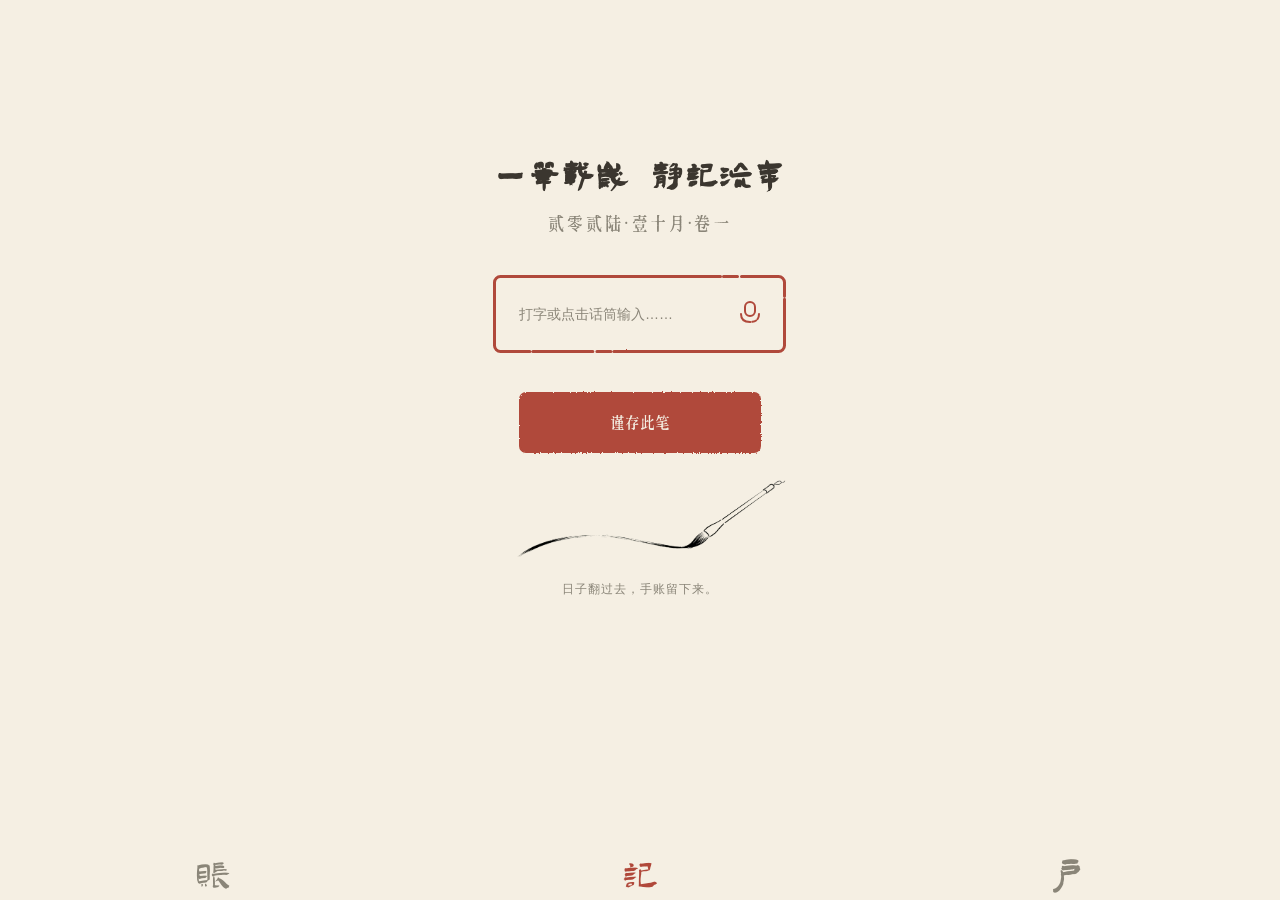
<file: index.html>
<!DOCTYPE html>
<html lang="zh-CN">
<head>
  <meta charset="UTF-8">
  <meta name="viewport" content="width=device-width, initial-scale=1, viewport-fit=cover">
  <title>旅行记账</title>
  <link rel="stylesheet" href="css/styles.css">
  <!-- S3-04：token + 新视觉组件层（tab 栏/占位卡引用）。app-v2 的 box-sizing 已收窄到
       .v2-phone 子树，对 styles.css 旧布局零影响；置于其后加载，新类名与之无冲突 -->
  <link rel="stylesheet" href="css/tokens.css">
  <link rel="stylesheet" href="css/app-v2.css">
  <!-- S2-04 PWA：硬约束 5 + 5.2-F12 完全离线可用 -->
  <link rel="manifest" href="manifest.json">
  <!-- 桌面浏览器标签页图标 -->
  <link rel="icon" type="image/png" href="icons/icon-192.png">
  <!-- iOS 主屏图标：iOS 不读 manifest icons，必须单独声明 180×180 PNG -->
  <link rel="apple-touch-icon" href="icons/apple-touch-icon-180.png">
  <!-- iOS standalone 双保险：display: standalone 在 iOS 15 是否被识别未核实，
       加 legacy meta，无害（S2-04 交付报告不确定项已记） -->
  <meta name="apple-mobile-web-app-capable" content="yes">
  <meta name="apple-mobile-web-app-status-bar-style" content="default">
</head>
<body>
  <main class="app">

    <!-- S3-05：共享 SVG filter（与 mock 同源）；#handdrawn 弱抖 / #handdrawn-strong 强抖，
         载录/账簿等页迁移时直接引用，不再重复定义。
         S3-07 补 #handShake（参数同 mock/ledger-preview.html，清按钮虚线框用）；
         mock 的 #handShakeVert（竖虚线专用）不搬——S3-07 竖虚线改 CSS border 画（人拍板） -->
    <svg width="0" height="0" style="position:absolute" aria-hidden="true">
      <defs>
        <filter id="handdrawn" x="-20%" y="-20%" width="140%" height="140%">
          <feTurbulence type="fractalNoise" baseFrequency="0.9" numOctaves="1" seed="7" result="turb"/>
          <feDisplacementMap in="SourceGraphic" in2="turb" scale="1.5"/>
        </filter>
        <filter id="handdrawn-strong" x="-30%" y="-30%" width="160%" height="160%">
          <feTurbulence type="fractalNoise" baseFrequency="0.9" numOctaves="1" seed="7" result="turb2"/>
          <feDisplacementMap in="SourceGraphic" in2="turb2" scale="3"/>
        </filter>
        <filter id="handShake" x="-20%" y="-20%" width="140%" height="140%">
          <feTurbulence type="fractalNoise" baseFrequency="0.9" numOctaves="1" seed="7" result="turb3"/>
          <feDisplacementMap in="SourceGraphic" in2="turb3" scale="1.5"/>
        </filter>
      </defs>
    </svg>

    <!-- S3-05 首页：absolute 坐标模式（DESIGN_SPEC 3.2；坐标与 mock/home-preview.html 一致，
         .size-tag 诊断标注不搬）。旧首页六类内容已删：汇总卡/筛选卡/区间条/流水列表/
         数据管理卡/空态插画（S3-07 搬账簿页与查页，git 5b62ae2 可取） -->
    <section id="view-home" class="view" data-view="home" hidden>
      <div class="v2-page">

        <!-- 顶部标题区 -->
        <div class="v2-title-block">
          <h1 class="v2-title" style="top:156px; letter-spacing:2px;">一笔载岁&nbsp;静记流年</h1>
          <div class="v2-subtitle" style="top:213px; letter-spacing:2px;">贰零贰陆·壹十月·卷一</div>
        </div>

        <!-- 输入框：SVG 手绘框 + 话筒简笔（纯装饰，S1-03 语音未排期）+ 真实输入框
             （id 沿用 entry-input：S3-06 载录页读值；切视图是 display:none，DOM 不销毁，内容保留） -->
        <div class="v2-input-box" style="left:48px; top:275px; width:293px; height:78px;">
          <svg class="input-svg" viewBox="0 0 293 78">
            <rect x="1.5" y="1.5" width="290" height="75" rx="6" ry="6"
                  class="stroke-cinnabar" fill="none" stroke-width="3"
                  stroke-linecap="round" stroke-dasharray="220 3 14 4 60 3"
                  filter="url(#handdrawn)"/>
          </svg>
          <input id="entry-input" class="v2-input-real" type="text"
                 placeholder="打字或点击话筒输入……" autocomplete="off" enterkeyhint="done">
          <svg class="mic-icon" viewBox="0 0 32 32" aria-hidden="true">
            <rect x="11" y="4" width="10" height="14" rx="5" ry="5"
                  class="stroke-cinnabar" fill="none" stroke-width="2"
                  stroke-linecap="round"
                  filter="url(#handdrawn)"/>
            <path d="M 7 16 Q 7 24 16 24 Q 25 24 25 16"
                  class="stroke-cinnabar" fill="none" stroke-width="2"
                  stroke-linecap="round" stroke-dasharray="14 2 4 2"
                  filter="url(#handdrawn)"/>
            <path d="M 16 24 L 16 28"
                  class="stroke-cinnabar" fill="none" stroke-width="2"
                  stroke-linecap="round"
                  filter="url(#handdrawn)"/>
            <path d="M 11 28 L 21 28"
                  class="stroke-cinnabar" fill="none" stroke-width="2"
                  stroke-linecap="round" stroke-dasharray="4 2 2 2"
                  filter="url(#handdrawn)"/>
          </svg>
        </div>

        <!-- 提交按钮（SVG 手绘底）：S3-05 接线 = 进载录占位页（S3-06 迁移表单） -->
        <div class="v2-btn-primary" style="left:72px; top:390px; width:246px; height:65px;">
          <svg class="btn-bg" viewBox="0 0 246 65" preserveAspectRatio="none">
            <rect x="3" y="3" width="240" height="59" rx="6"
                  class="fill-cinnabar stroke-cinnabar" stroke-width="2"
                  filter="url(#handdrawn-strong)"/>
          </svg>
          <button id="btn-record" type="button" class="v2-btn-text">谨存此笔</button>
        </div>

        <!-- 底部灰字 -->
        <div class="v2-footer-note" style="top:580px; letter-spacing:1px;">日子翻过去，手账留下来。</div>

        <!-- 底部装饰：毛笔带尾线（墨色，透明 PNG） -->
        <div class="v2-deco-wrap" style="left:45px; top:472px; width:320px; height:90px;" aria-hidden="true">
          <img src="assets/backgrounds/hero-brush.png" alt="" class="deco-svg" style="width:100%; height:100%; object-fit:contain;">
        </div>

      </div>
    </section>

    <!-- S3-07 账簿页（DESIGN_SPEC 3.4；absolute 坐标模式，坐标同 mock/ledger-preview.html，
         size-tag 诊断标注不搬）。一行 = 一天（日聚合，Ledger.groupByDate 喂数据）；⋯/≡ 本轮不渲染
         （≡ 随 S3-08 明细页、⋯ 随 S3-09 编辑删除加回）。空态初始 hidden，清空/无数据时由 JS 切换
         （原地切换不跳页，人拍板）；空态查/清按钮置灰 = 决策 3：纯视觉变灰、仍可点（Q3 toast 拦截） -->
    <section id="view-ledger" class="view" data-view="ledger" hidden>
      <div class="v2-page">

        <!-- 顶部：印章 + 页题 + 对仗 + 卷号（坐标同列表态 mock，与载录页同制式） -->
        <img class="v2-record-seal" src="assets/seals/seal-zhang.png" alt="账" style="left:31px; top:33px;">
        <h1 class="v2-record-title" style="left:88px; top:40px; letter-spacing:2px;">账簿</h1>
        <p class="v2-record-couplet" style="right:39px; top:39px;"><span style="font-size:17px;">往</span><span style="font-size:21px;">事</span><span style="font-size:16px;">可</span><span style="font-size:19px;">稽</span>&nbsp;<span style="font-size:21px;">来</span><span style="font-size:17px;">路</span><span style="font-size:16px;">有</span><span style="font-size:19px;">迹</span></p>
        <p class="v2-juan" style="right:38px; top:65px;">贰零贰陆·壹十月·卷一</p>

        <!-- 查 / 清 按钮（114×47，top:127；列表态 = 查实清虚。查本轮无行为，S3-08 接线） -->
        <div class="v2-ledger-btn v2-ledger-btn--cha" id="ledger-btn-cha" style="left:47px;">
          <svg class="btn-bg" viewBox="0 0 114 47" preserveAspectRatio="none">
            <rect x="3" y="3" width="108" height="41" rx="6"
                  class="fill-cinnabar stroke-cinnabar" stroke-width="2"
                  filter="url(#handdrawn-strong)"/>
          </svg>
          <button id="btn-ledger-search" type="button" class="v2-btn-text">查</button>
        </div>
        <div class="v2-ledger-btn v2-ledger-btn--qing" id="ledger-btn-qing" style="left:220px;">
          <svg class="btn-bg" viewBox="0 0 114 47" preserveAspectRatio="none">
            <rect x="2" y="2" width="110" height="43" rx="6"
                  class="stroke-cinnabar" fill="none" stroke-width="3"
                  stroke-linecap="round" stroke-dasharray="90 4 26 3 58 4 42 3"
                  filter="url(#handShake)"/>
          </svg>
          <button id="btn-ledger-clear" type="button" class="v2-btn-text">清</button>
        </div>

        <!-- 列表滚动区：按钮区下(174) → 合计条上(693-151=542 同 mock)；数据行由 JS 注入
             #ledger-list，竖虚线画在 .v2-ledger-timeline::before（CSS border，高度随行数） -->
        <div class="v2-ledger-list" id="ledger-list-area">
          <div class="v2-ledger-timeline" id="ledger-list"></div>
        </div>

        <!-- 空态（初始 hidden；大字/灰字/重启坐标同 mock/ledger-empty-preview.html；
             空态下查/清按钮仍显示在原位——置灰由 JS 加 is-muted 类，见 app.js renderLedgerList） -->
        <div id="ledger-empty" class="v2-ledger-empty" hidden>
          <p class="v2-ledger-empty-line">辞却前尘&nbsp;重启征程</p>
          <div class="v2-ledger-empty-sub">账户为空&nbsp;快来记一笔吧</div>
          <div class="v2-ledger-restart">
            <svg class="btn-bg" viewBox="0 0 319 46" preserveAspectRatio="none">
              <rect x="3" y="3" width="313" height="40" rx="6"
                    class="fill-cinnabar stroke-cinnabar" stroke-width="2"
                    filter="url(#handdrawn-strong)"/>
            </svg>
            <button id="btn-ledger-restart" type="button" class="v2-btn-text">重启</button>
          </div>
        </div>

        <!-- 合计条（left:23 right:23 bottom:108 = mock top:542 的底锚定写法，参考高 693 下视觉相同） -->
        <div class="v2-ledger-total" id="ledger-total">
          <div class="v2-ledger-total-label">合计</div>
          <div class="v2-ledger-total-num" id="ledger-total-num">¥ 0</div>
        </div>

      </div>
    </section>

    <section id="view-youjian" class="view" data-view="youjian" hidden>
      <div class="card placeholder-card">
        <p class="placeholder-card__title">游笺</p>
        <p class="placeholder-card__note">占位空壳 · 内容留后续 Sprint</p>
      </div>
    </section>

    <!-- S3-06 载录页（DESIGN_SPEC 3.3 模态页，无 tab）：absolute 坐标模式，坐标同
         mock/record-preview.html（size-tag 诊断标注不搬，PENDING #2）。金额/分类为静态展示
         （128.00 / 预选餐饮），解析预填随保存逻辑接线（PENDING #16）；缮录归帙本轮无保存行为，
         点击暂回首页，去向 S3-07 后改账簿（PENDING #15）。← 带内容弹确认框留弹窗系统（B-60） -->
    <section id="view-record" class="view" data-view="record" hidden>
      <div class="v2-page v2-page--full">

        <!-- 顶部：印章 + 页题 + 对仗 + 卷号 -->
        <img class="v2-record-seal" src="assets/seals/seal-ji.png" alt="记" style="left:31px; top:33px;">
        <h1 class="v2-record-title" style="left:88px; top:40px; letter-spacing:2px;">载录</h1>
        <p class="v2-record-couplet" style="right:39px; top:39px;"><span style="font-size:17px;">初</span><span style="font-size:21px;">启</span><span style="font-size:16px;">其</span><span style="font-size:19px;">端</span>&nbsp;<span style="font-size:21px;">落</span><span style="font-size:17px;">笔</span><span style="font-size:16px;">由</span><span style="font-size:19px;">你</span></p>
        <p class="v2-juan" style="right:38px; top:65px;">贰零贰陆·壹十月·卷一</p>

        <!-- ← 返回入口：手绘朱砂箭头（容器 44×32 热区，视觉右缘 35px 与卷号右缘对齐） -->
        <button id="btn-record-back" type="button" class="v2-record-back" style="right:31px; top:116px;" aria-label="返回首页">
          <svg viewBox="0 0 44 32" aria-hidden="true">
            <path d="M 40 17 Q 22 15 7 17" class="stroke-cinnabar" fill="none" stroke-width="2" stroke-linecap="round" filter="url(#handdrawn)"/>
            <path d="M 14 10 Q 9 14 6 17 Q 9 20 14 23" class="stroke-cinnabar" fill="none" stroke-width="2" stroke-linecap="round" stroke-linejoin="round" filter="url(#handdrawn)"/>
            <path d="M 40 17 Q 41 12 38 8" class="stroke-cinnabar" fill="none" stroke-width="2" stroke-linecap="round" filter="url(#handdrawn)"/>
          </svg>
        </button>

        <!-- 金额：label 13px + 36px 静态值 + 手绘下划线 -->
        <div class="v2-field-label" style="left:36px; top:126px;">金额</div>
        <div class="v2-amount-row" style="left:35px; top:158px;"><span>¥</span><span class="v2-amount-num">128.00</span></div>
        <svg class="line-svg" style="left:32px; top:199px; width:326px; height:8px;" viewBox="0 0 326 8" aria-hidden="true">
          <path d="M1 5 Q 82 4 163 5 T 325 5" class="stroke-muted" fill="none" stroke-width="2" stroke-linecap="round" stroke-dasharray="200 4 12 3 60 4 40 3" filter="url(#handdrawn)"/>
        </svg>

        <!-- 分类：6 项两行三列（静态预选餐饮）。图标 img 与圆框 svg 平级——mock 把 img 写进
             <svg> 会被 HTML 解析器挪成兄弟节点，实装显式平级、行为确定 -->
        <div class="v2-field-label" style="left:38px; top:229px;">分类</div>
        <div class="v2-cat-item is-sel" style="left:73px; top:267px;">
          <svg viewBox="0 0 52 52" aria-hidden="true">
            <circle cx="26" cy="26" r="27" class="fill-sel-bg stroke-cinnabar" stroke-width="2" stroke-linecap="round" stroke-linejoin="round" filter="url(#handdrawn)"/>
          </svg>
          <img class="v2-cat-icon" src="assets/icons/category/category-food.png" alt="餐饮">
          <div class="v2-cat-name">餐饮</div>
        </div>
        <div class="v2-cat-item" style="left:168px; top:267px;">
          <svg viewBox="0 0 52 52" aria-hidden="true">
            <circle cx="26" cy="26" r="27" class="stroke-ink" fill="none" stroke-width="2" stroke-linecap="round" stroke-linejoin="round" filter="url(#handdrawn)"/>
          </svg>
          <img class="v2-cat-icon" src="assets/icons/category/category-transport.png" alt="交通">
          <div class="v2-cat-name">交通</div>
        </div>
        <div class="v2-cat-item" style="left:263px; top:267px;">
          <svg viewBox="0 0 52 52" aria-hidden="true">
            <circle cx="26" cy="26" r="27" class="stroke-ink" fill="none" stroke-width="2" stroke-linecap="round" stroke-linejoin="round" filter="url(#handdrawn)"/>
          </svg>
          <img class="v2-cat-icon" src="assets/icons/category/category-driving.png" alt="自驾">
          <div class="v2-cat-name">自驾</div>
        </div>
        <div class="v2-cat-item" style="left:73px; top:357px;">
          <svg viewBox="0 0 52 52" aria-hidden="true">
            <circle cx="26" cy="26" r="27" class="stroke-ink" fill="none" stroke-width="2" stroke-linecap="round" stroke-linejoin="round" filter="url(#handdrawn)"/>
          </svg>
          <img class="v2-cat-icon" src="assets/icons/category/category-hotel.png" alt="住宿">
          <div class="v2-cat-name">住宿</div>
        </div>
        <div class="v2-cat-item" style="left:168px; top:357px;">
          <svg viewBox="0 0 52 52" aria-hidden="true">
            <circle cx="26" cy="26" r="27" class="stroke-ink" fill="none" stroke-width="2" stroke-linecap="round" stroke-linejoin="round" filter="url(#handdrawn)"/>
          </svg>
          <img class="v2-cat-icon" src="assets/icons/category/category-ticket.png" alt="门票">
          <div class="v2-cat-name">门票</div>
        </div>
        <div class="v2-cat-item" style="left:263px; top:357px;">
          <svg viewBox="0 0 52 52" aria-hidden="true">
            <circle cx="26" cy="26" r="27" class="stroke-ink" fill="none" stroke-width="2" stroke-linecap="round" stroke-linejoin="round" filter="url(#handdrawn)"/>
          </svg>
          <img class="v2-cat-icon" src="assets/icons/category/category-other.png" alt="其他">
          <div class="v2-cat-name">其他</div>
        </div>

        <!-- 时间 / 地点 -->
        <div class="v2-field-label" style="left:35px; top:469px;">时间</div>
        <div class="v2-field-label" style="left:206px; top:469px;">地点</div>
        <svg class="line-svg" style="left:87px; top:476px; width:100px; height:8px;" viewBox="0 0 100 8" aria-hidden="true">
          <path d="M1 5 Q 26 4 50 5 T 99 5" class="stroke-muted" fill="none" stroke-width="2" stroke-linecap="round" stroke-dasharray="70 3 20 3" filter="url(#handdrawn)"/>
        </svg>
        <svg class="line-svg" style="left:248px; top:476px; width:100px; height:8px;" viewBox="0 0 100 8" aria-hidden="true">
          <path d="M1 5 Q 26 4 50 5 T 99 5" class="stroke-muted" fill="none" stroke-width="2" stroke-linecap="round" stroke-dasharray="70 3 20 3" filter="url(#handdrawn)"/>
        </svg>

        <!-- 备注 -->
        <div class="v2-field-label" style="left:35px; top:533px;">备注</div>
        <svg class="line-svg" style="left:85px; top:544px; width:267px; height:8px;" viewBox="0 0 267 8" aria-hidden="true">
          <path d="M1 5 Q 67 4 134 5 T 266 5" class="stroke-muted" fill="none" stroke-width="2" stroke-linecap="round" stroke-dasharray="160 4 10 3 80" filter="url(#handdrawn)"/>
        </svg>

        <!-- 缮录归帙：46→64px（主按钮拍板档，同首页），top 586→568 保底缘 632 不变；
             文字 18px（9.1 按钮文案档）+ 字距 4px -->
        <div class="v2-btn-primary" style="left:35px; top:568px; width:319px; height:64px;">
          <svg class="btn-bg" viewBox="0 0 319 64" preserveAspectRatio="none">
            <rect x="3" y="3" width="313" height="58" rx="6"
                  class="fill-cinnabar stroke-cinnabar" stroke-width="2"
                  filter="url(#handdrawn-strong)"/>
          </svg>
          <button id="btn-record-save" type="button" class="v2-btn-text" style="font-size:var(--fs-body); letter-spacing:4px;">缮录归帙</button>
        </div>

      </div>
    </section>

    <!-- S3-08 阅踪页（统一明细页，DESIGN_SPEC 3.5/3.9；模态页无 tab，.v2-page--full 同载录）。
         无 mock（Sprint 3「查页（无 mock）」），坐标按载录/账簿页制式推定（2026-09-20 人拍板）。
         筛选：原生 date 不加 max（未来日=查空无害；B-23 Safari 怪癖已知，真机验收盯）+
         text/datalist 精确匹配；[寻踪] 显式触发，进页不自动查询；引导空态与查询无结果共用一处。
         [存卷] 留批 2（db v5 + 命名 sheet）、[归档] 留批 3（导出链），本轮渲染不接线 -->
    <section id="view-trace" class="view" data-view="trace" hidden>
      <div class="v2-page v2-page--full">

        <!-- 顶部：印章 + 页题 + 对仗 + 卷号（制式同账簿/载录页；对仗字号照 5.1 错落序列） -->
        <img class="v2-record-seal" src="assets/seals/seal-zong.png" alt="踪" style="left:31px; top:33px;">
        <h1 class="v2-record-title" style="left:88px; top:40px; letter-spacing:2px;">阅踪</h1>
        <p class="v2-record-couplet" style="right:39px; top:39px;"><span style="font-size:17px;">罗</span><span style="font-size:21px;">陈</span><span style="font-size:16px;">途</span><span style="font-size:19px;">记</span>&nbsp;<span style="font-size:21px;">遍</span><span style="font-size:17px;">览</span><span style="font-size:16px;">游</span><span style="font-size:19px;">踪</span></p>
        <p class="v2-juan" style="right:38px; top:65px;">贰零贰陆·壹十月·卷一</p>

        <!-- ← 返回入口：热区与箭头 SVG 同载录页（right:31 top:116），去向由 openTrace 记录 -->
        <button id="btn-trace-back" type="button" class="v2-record-back" style="right:31px; top:116px;" aria-label="返回">
          <svg viewBox="0 0 44 32" aria-hidden="true">
            <path d="M 40 17 Q 22 15 7 17" class="stroke-cinnabar" fill="none" stroke-width="2" stroke-linecap="round" filter="url(#handdrawn)"/>
            <path d="M 14 10 Q 9 14 6 17 Q 9 20 14 23" class="stroke-cinnabar" fill="none" stroke-width="2" stroke-linecap="round" stroke-linejoin="round" filter="url(#handdrawn)"/>
            <path d="M 40 17 Q 41 12 38 8" class="stroke-cinnabar" fill="none" stroke-width="2" stroke-linecap="round" filter="url(#handdrawn)"/>
          </svg>
        </button>

        <!-- 筛选条（2026-09-20 上移压缩：label 120 / input 142 / 线 166，地点行 190/212/236；
             线距 input 字形底 ≈2.5px，见 css .v2-trace-input 注释；datalist 建议由 JS 填） -->
        <div class="v2-field-label" style="left:35px; top:120px;">起始日期</div>
        <input id="trace-from" class="v2-trace-input" type="date" style="left:35px; top:142px; width:140px;" aria-label="起始日期">
        <svg class="line-svg" style="left:35px; top:166px; width:140px; height:8px;" viewBox="0 0 140 8" aria-hidden="true">
          <path d="M1 5 Q 36 4 70 5 T 139 5" class="stroke-muted" fill="none" stroke-width="2" stroke-linecap="round" stroke-dasharray="100 3 14 3" filter="url(#handdrawn)"/>
        </svg>
        <div class="v2-field-label" style="left:215px; top:120px;">结束日期</div>
        <input id="trace-to" class="v2-trace-input" type="date" style="left:215px; top:142px; width:140px;" aria-label="结束日期">
        <svg class="line-svg" style="left:215px; top:166px; width:140px; height:8px;" viewBox="0 0 140 8" aria-hidden="true">
          <path d="M1 5 Q 36 4 70 5 T 139 5" class="stroke-muted" fill="none" stroke-width="2" stroke-linecap="round" stroke-dasharray="100 3 14 3" filter="url(#handdrawn)"/>
        </svg>
        <div class="v2-field-label" style="left:35px; top:190px;">地点</div>
        <input id="trace-location" class="v2-trace-input" type="text" list="trace-loc-list" style="left:35px; top:212px; width:225px;" autocomplete="off" aria-label="地点">
        <svg class="line-svg" style="left:35px; top:236px; width:225px; height:8px;" viewBox="0 0 225 8" aria-hidden="true">
          <path d="M1 5 Q 58 4 112 5 T 224 5" class="stroke-muted" fill="none" stroke-width="2" stroke-linecap="round" stroke-dasharray="160 4 10 3" filter="url(#handdrawn)"/>
        </svg>
        <datalist id="trace-loc-list"></datalist>

        <!-- [寻踪]：显式触发（实底朱砂，同账簿[查]族；80×40 缩档，尺寸内联） -->
        <div class="v2-trace-btn v2-trace-btn--shi" style="left:275px; top:205px; width:80px; height:40px;">
          <svg class="btn-bg" viewBox="0 0 80 40" preserveAspectRatio="none">
            <rect x="3" y="3" width="74" height="34" rx="6"
                  class="fill-cinnabar stroke-cinnabar" stroke-width="2"
                  filter="url(#handdrawn-strong)"/>
          </svg>
          <button id="btn-trace-search" type="button" class="v2-btn-text">寻踪</button>
        </div>

        <!-- 操作行：归档（实）/ 存卷（虚，置灰 is-muted 批 2 接）。两端与日期行输入框对齐
             （左 35 ~ 右 355），各宽 149、间距 22；viewBox 同步 149 防手绘线拉伸变形 -->
        <div class="v2-trace-btn v2-trace-btn--shi" style="left:35px; top:258px; width:149px; height:47px;">
          <svg class="btn-bg" viewBox="0 0 149 47" preserveAspectRatio="none">
            <rect x="3" y="3" width="143" height="41" rx="6"
                  class="fill-cinnabar stroke-cinnabar" stroke-width="2"
                  filter="url(#handdrawn-strong)"/>
          </svg>
          <button id="btn-trace-export" type="button" class="v2-btn-text">归档</button>
        </div>
        <div class="v2-trace-btn v2-trace-btn--xu" id="trace-btn-cunjuan" style="left:206px; top:258px; width:149px; height:47px;">
          <svg class="btn-bg" viewBox="0 0 149 47" preserveAspectRatio="none">
            <rect x="2" y="2" width="145" height="43" rx="6"
                  class="stroke-cinnabar" fill="none" stroke-width="3"
                  stroke-linecap="round" stroke-dasharray="110 4 36 3 68 4 42 3"
                  filter="url(#handShake)"/>
          </svg>
          <button id="btn-trace-save" type="button" class="v2-btn-text">存卷</button>
        </div>

        <!-- 列表滚动区：操作行下(310) → 合计条顶缘(bottom:43)；数据行由 JS 注入 #trace-list，
             竖虚线画在 .v2-trace-timeline::before（同账簿 CSS border 配方，高度随行数） -->
        <div class="v2-trace-list" id="trace-list-area">
          <div class="v2-trace-timeline" id="trace-list"></div>
        </div>

        <!-- 空态（引导空态与查询无结果共用一处，人拍板；初始 hidden，openTrace/空结果时由 JS 显） -->
        <div id="trace-empty" hidden>
          <p class="v2-trace-empty-line">此间无踪</p>
          <div class="v2-trace-empty-sub">择定时日，再寻踪迹</div>
        </div>

        <!-- 合计条：复用账簿合计条配方（.v2-ledger-total，仅换 id），合计 = 当前筛选结果 -->
        <div class="v2-ledger-total" id="trace-total" hidden>
          <div class="v2-ledger-total-label">合计</div>
          <div class="v2-ledger-total-num" id="trace-total-num">¥ 0</div>
        </div>

      </div>
    </section>

    <!-- S1-02 写入前确认弹窗（.sheet，文本/语音共用组件，接收 rawText/amount/category/happenedAt） -->
    <div id="sheet-mask" class="sheet-mask" hidden>
      <div class="sheet" role="dialog" aria-modal="true" aria-labelledby="sheet-title">
        <h2 id="sheet-title" class="sheet__title">确认这笔账</h2>

        <label class="sheet__label" for="sheet-rawtext">📝 原文</label>
        <input id="sheet-rawtext" class="input sheet__field" type="text">

        <label class="sheet__label" for="sheet-amount">💰 金额（元）</label>
        <input id="sheet-amount" class="input sheet__field" type="number" step="0.01" min="0" inputmode="decimal">

        <span class="sheet__label">🏷️ 类别</span>
        <div id="sheet-categories" class="sheet__chips"></div>

        <span class="sheet__label">📅 日期</span>
        <div class="sheet__date-row">
          <button type="button" class="date-shortcut" data-offset="0">今天</button>
          <button type="button" class="date-shortcut" data-offset="-1">昨天</button>
          <button type="button" class="date-shortcut" data-offset="-2">前天</button>
          <input id="sheet-date" class="input sheet__date-input" type="date">
        </div>
        <p class="sheet__hint">只能选今天及之前</p>

        <p id="sheet-error" class="sheet__error"></p>

        <div class="btn-row">
          <button id="sheet-cancel" type="button" class="btn btn--danger">取消</button>
          <button id="sheet-confirm" type="button" class="btn btn--primary">确认保存</button>
        </div>
      </div>
    </div>

    <!-- S3-07 清空两步确认（结构复活自 git 5b62ae2，DOM/文案/样式照旧——决策 5：沿用旧 .sheet
         结构与 styles.css 现有配方，视觉暂不动，B-60 弹窗系统统一时一起换皮；
         .clear-mask/.confirm-sheet__*/.action-btn 均为 styles.css 健在类）。
         第一步警告 → 第二步最终确认；任一步取消 / 点遮罩 = 全关（无状态栈） -->
    <div id="clear-warn-mask" class="sheet-mask clear-mask" hidden>
      <div class="sheet" role="alertdialog" aria-label="清空警告">
        <p class="confirm-sheet__text">清空这个账户的全部账单？</p>
        <p id="clear-warn-text" class="confirm-sheet__warn"></p>
        <button id="btn-clear-warn-cancel" type="button" class="action-btn action-btn--muted">取消</button>
        <button id="btn-clear-next" type="button" class="action-btn action-btn--danger">下一步</button>
      </div>
    </div>
    <div id="clear-confirm-mask" class="sheet-mask clear-mask" hidden>
      <div class="sheet" role="alertdialog" aria-label="最终确认清空">
        <p class="confirm-sheet__text">最后确认：清空后无法恢复！</p>
        <p id="clear-confirm-text" class="confirm-sheet__warn"></p>
        <button id="btn-clear-cancel" type="button" class="action-btn action-btn--muted">取消</button>
        <button id="btn-clear-confirm" type="button" class="action-btn action-btn--danger">🗑️ 确认清空</button>
      </div>
    </div>

    <!-- 保存成功提示 toast -->
    <div id="toast" class="toast" hidden>✅ 保存成功</div>

    <!-- 启动失败（如数据库被占用/版本异常）：最小错误视图，复用 .card 与 .btn -->
    <section id="view-error" class="view" data-view="error" hidden>
      <div class="card error-card">
        <h1 class="onboard-title">账本打不开了</h1>
        <p id="error-message" class="error-message"></p>
        <button id="btn-reload" type="button" class="btn btn--primary">刷新</button>
      </div>
    </section>

    <!-- S3-04 底部 tab 栏（AC3/AC4/AC5）：账=账簿 / 记=首页 / 户=游笺，记默认高亮。
         载录是模态页无 tab（DESIGN_SPEC 3.3）；error 态由 showView 隐藏本栏 -->
    <nav id="tabbar" class="tabbar" aria-label="主导航">
      <button id="tab-ledger" type="button" class="tabbar__btn" data-tab="ledger">账</button>
      <button id="tab-home" type="button" class="tabbar__btn is-active" data-tab="home" aria-current="page">记</button>
      <button id="tab-youjian" type="button" class="tabbar__btn" data-tab="youjian">户</button>
    </nav>

  </main>

  <!-- 与 sw.js APP_SHELL_URLS 列表保持同步（sw.js 顶部注释已写明） -->
  <script src="js/db.js"></script>
  <script src="js/profiles.js"></script>
  <script src="js/session.js"></script>
  <script src="js/parser.js"></script>
  <script src="js/entry-utils.js"></script>
  <script src="js/ledger.js"></script>
  <script src="js/export.js"></script>
  <script src="js/app.js"></script>
  <!-- S2-04 SW 注册：file:// 下抛 SecurityError 被 catch 吞掉，不阻塞应用启动 -->
  <script>
    if ('serviceWorker' in navigator) {
      window.addEventListener('load', function () {
        navigator.serviceWorker.register('./sw.js').catch(function (err) {
          console.warn('SW 注册失败（file:// 下属正常）', err);
        });
      });
    } else {
      // 非安全上下文（file:// 或局域网 HTTP，如 iPhone 访问 http://192.168.x.x:8000）
      console.info('SW 不可用：非安全上下文（需 https 或 localhost）');
    }
  </script>
</body>
</html>
</file>
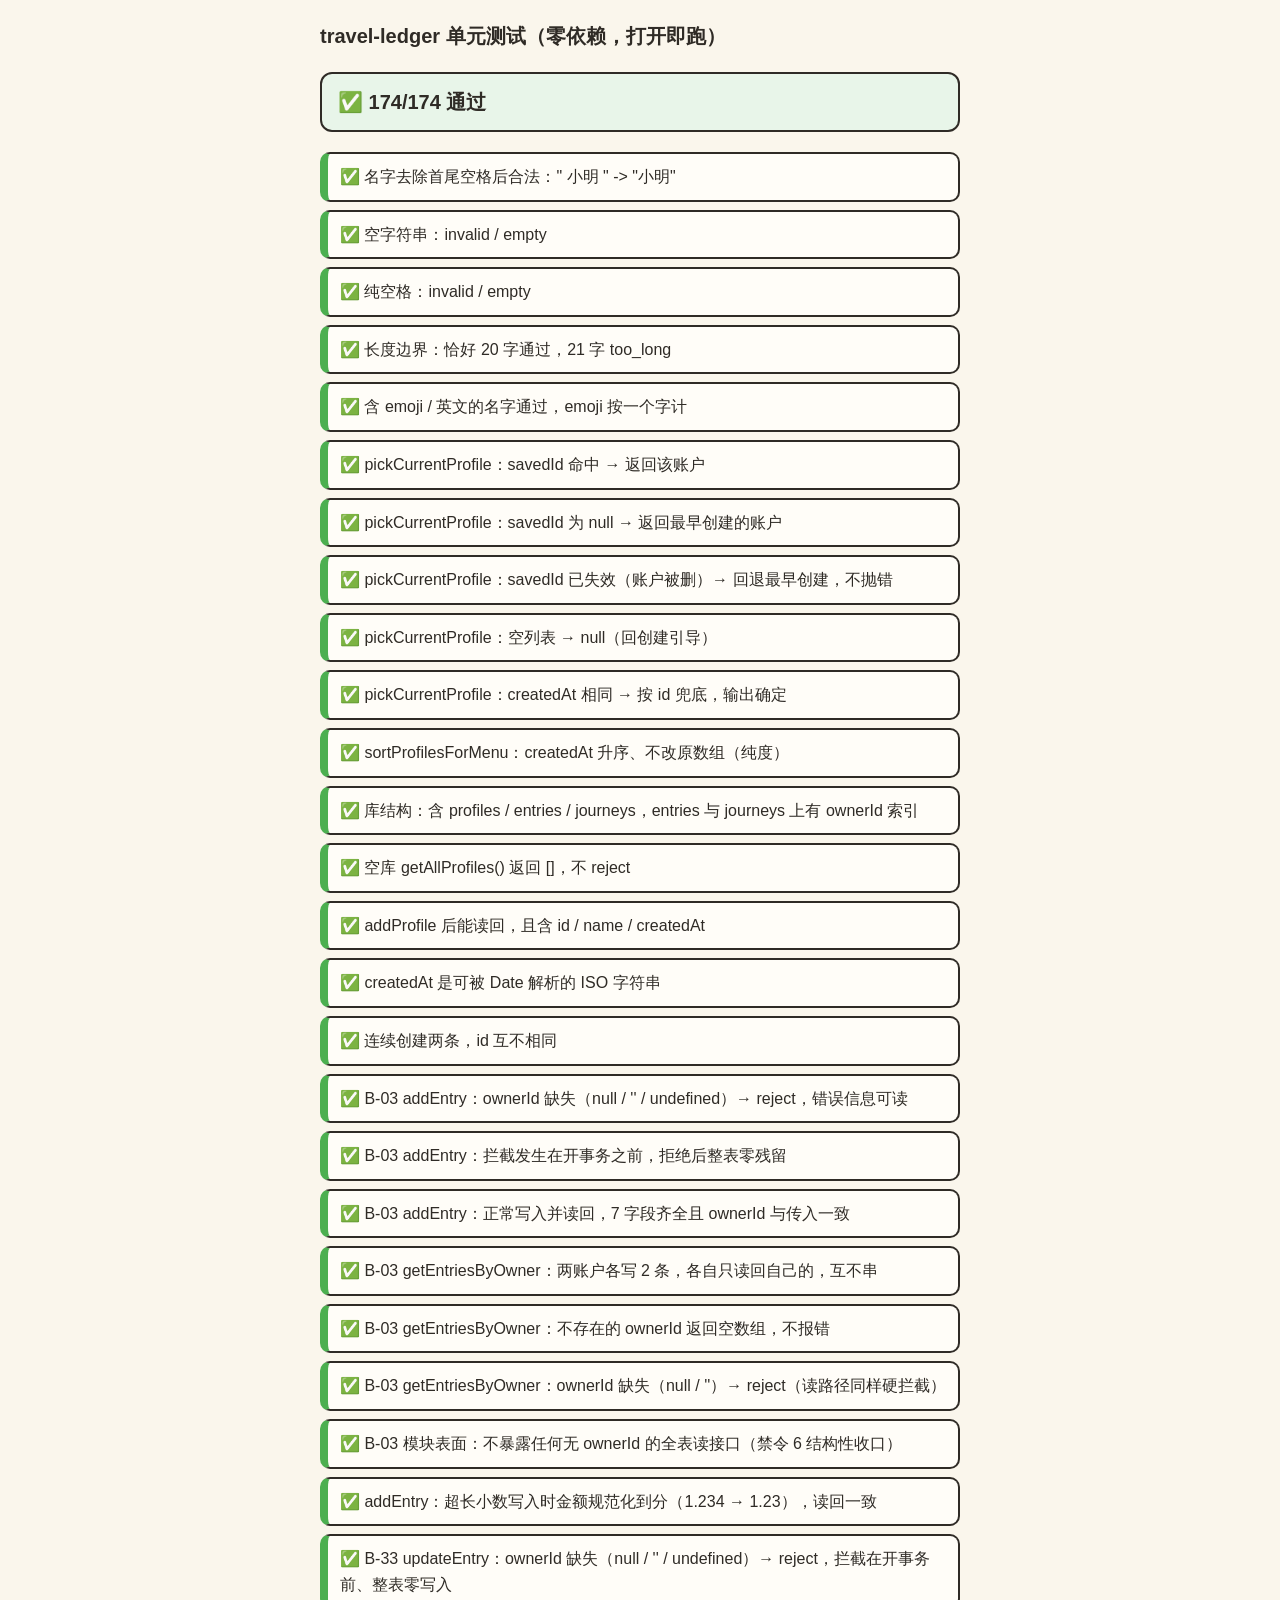
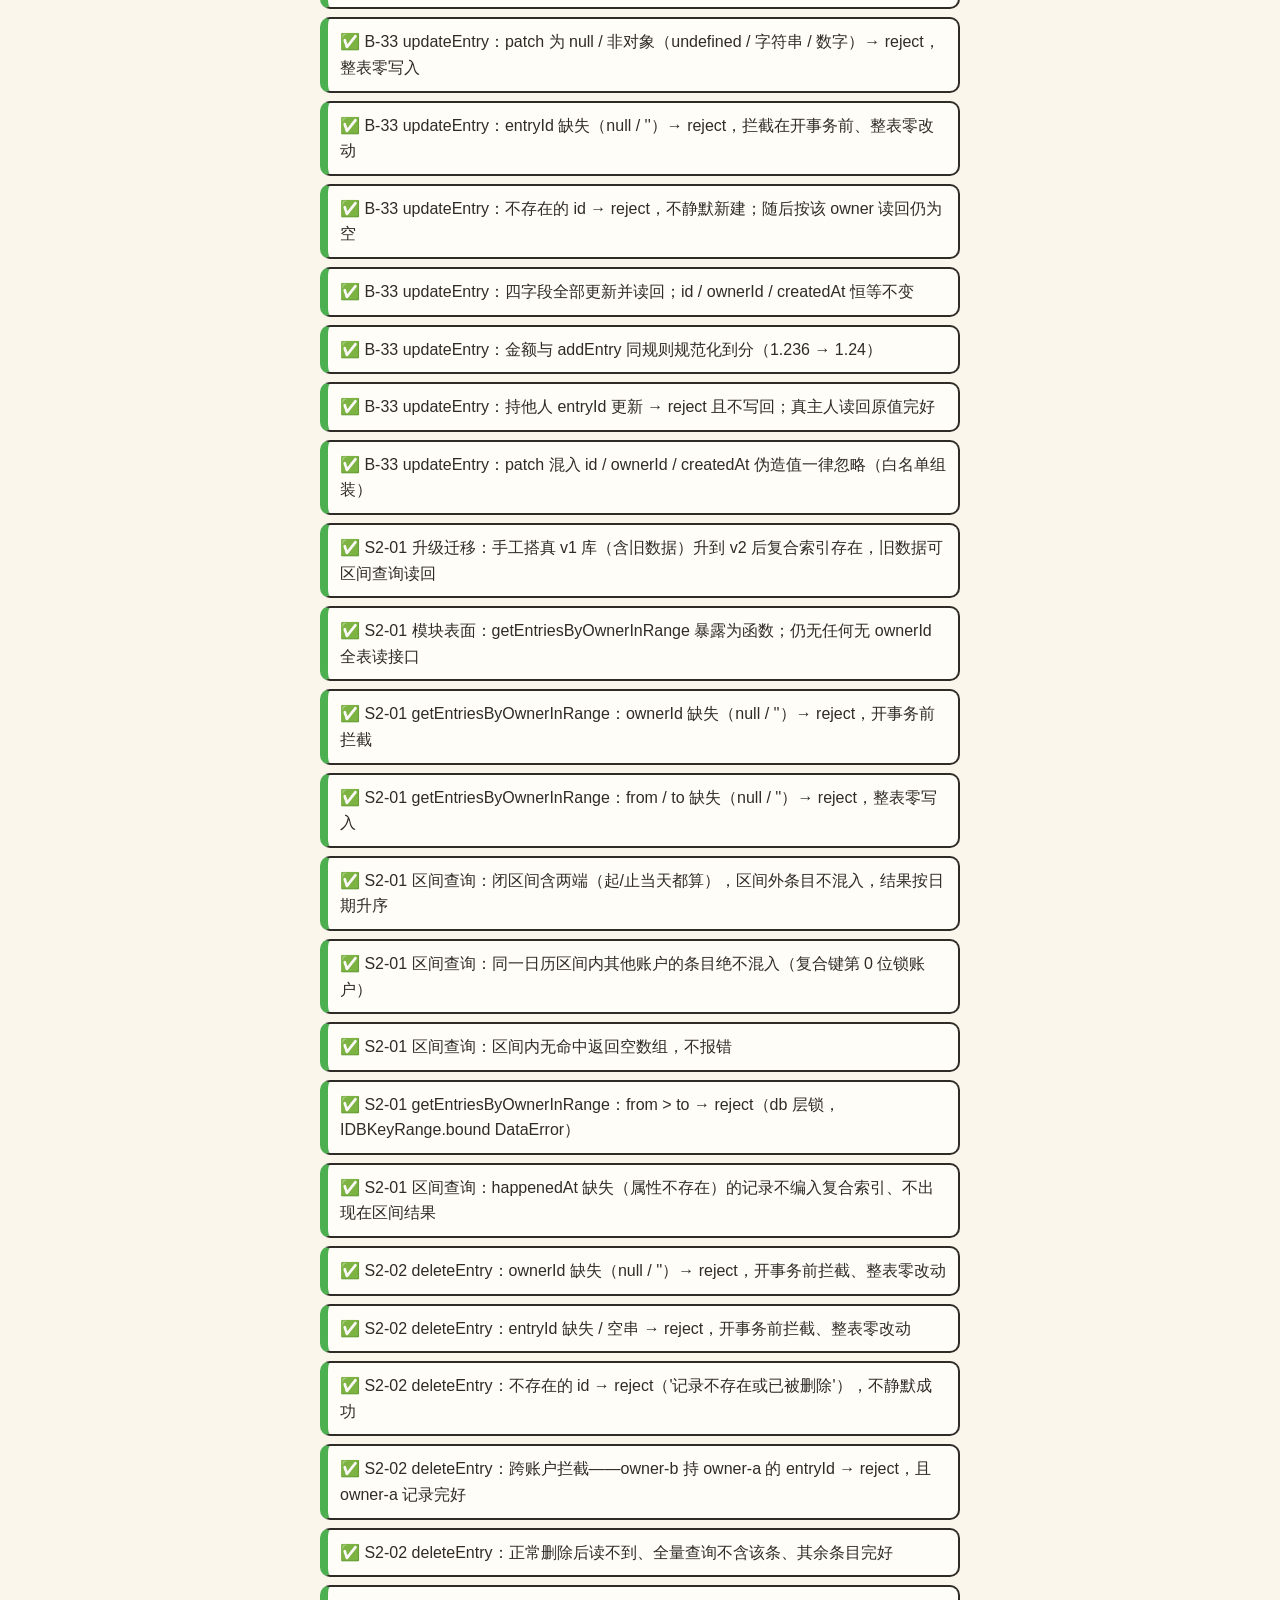
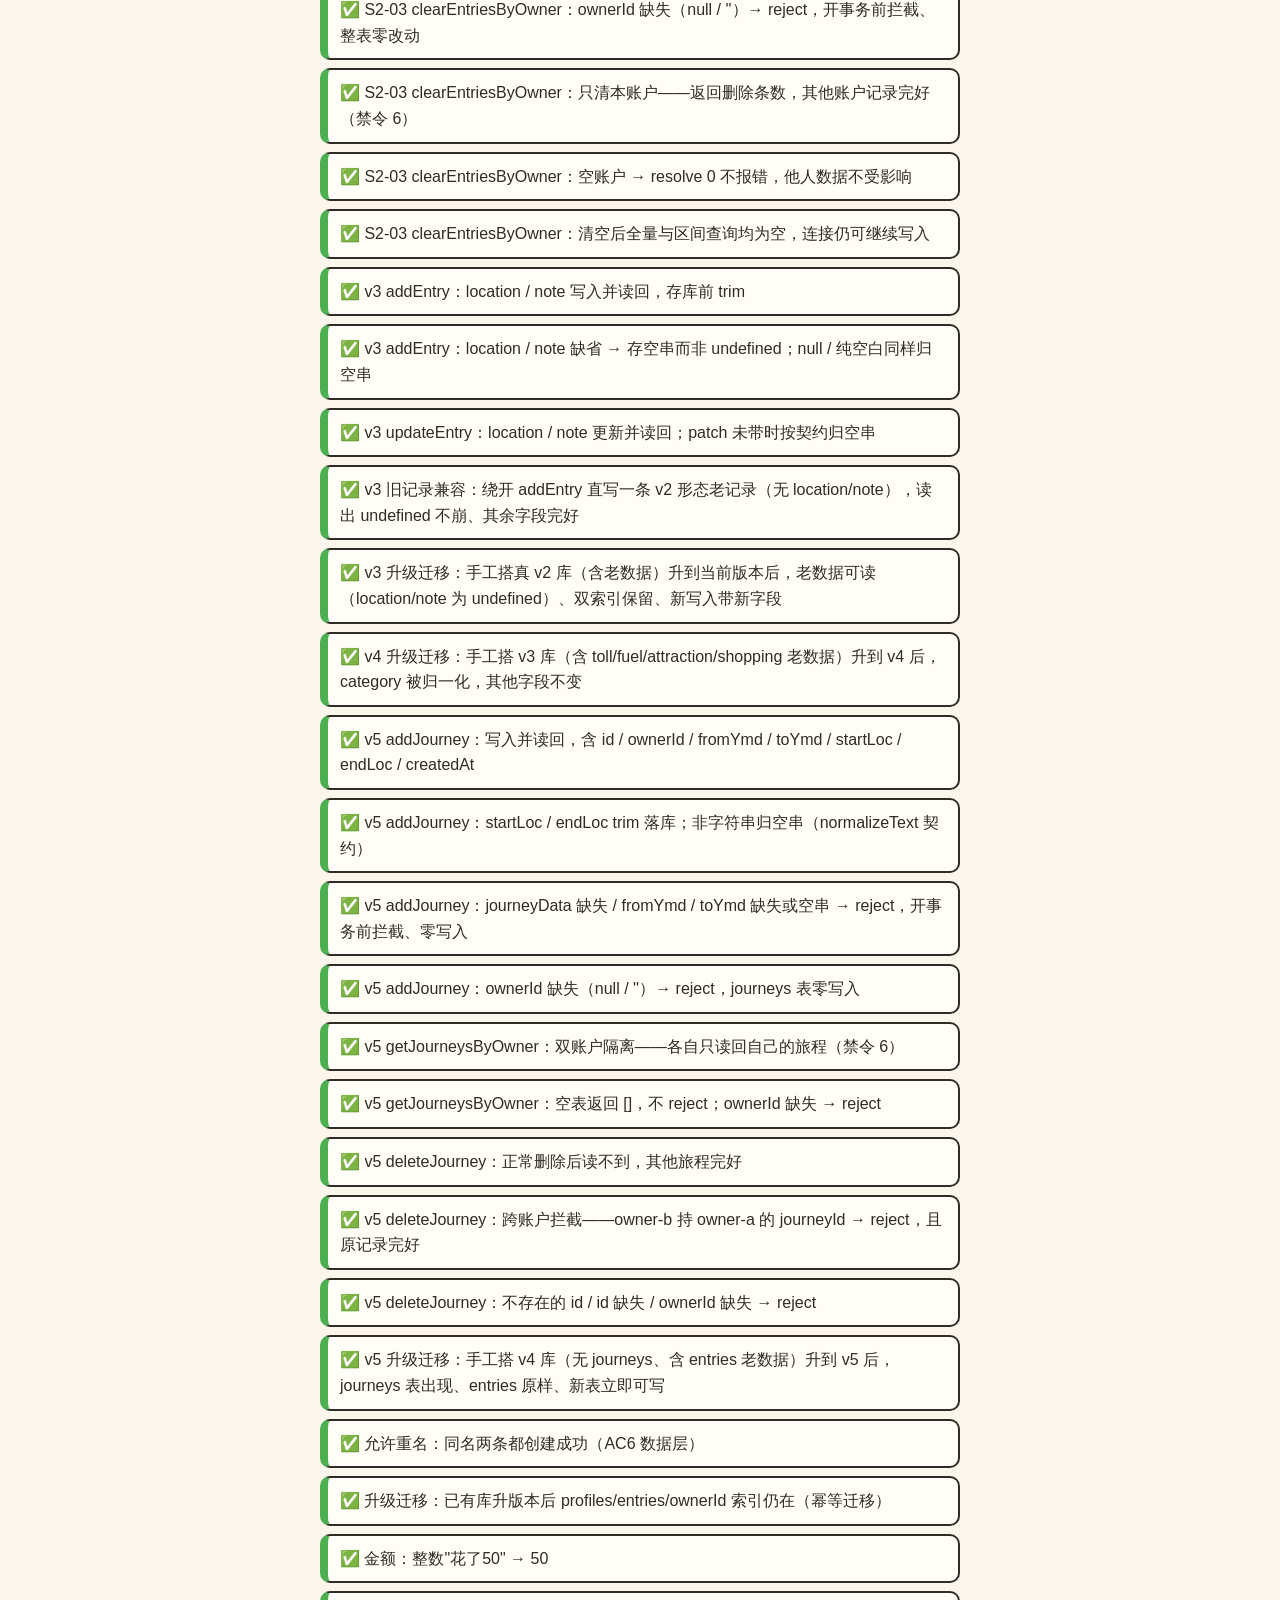
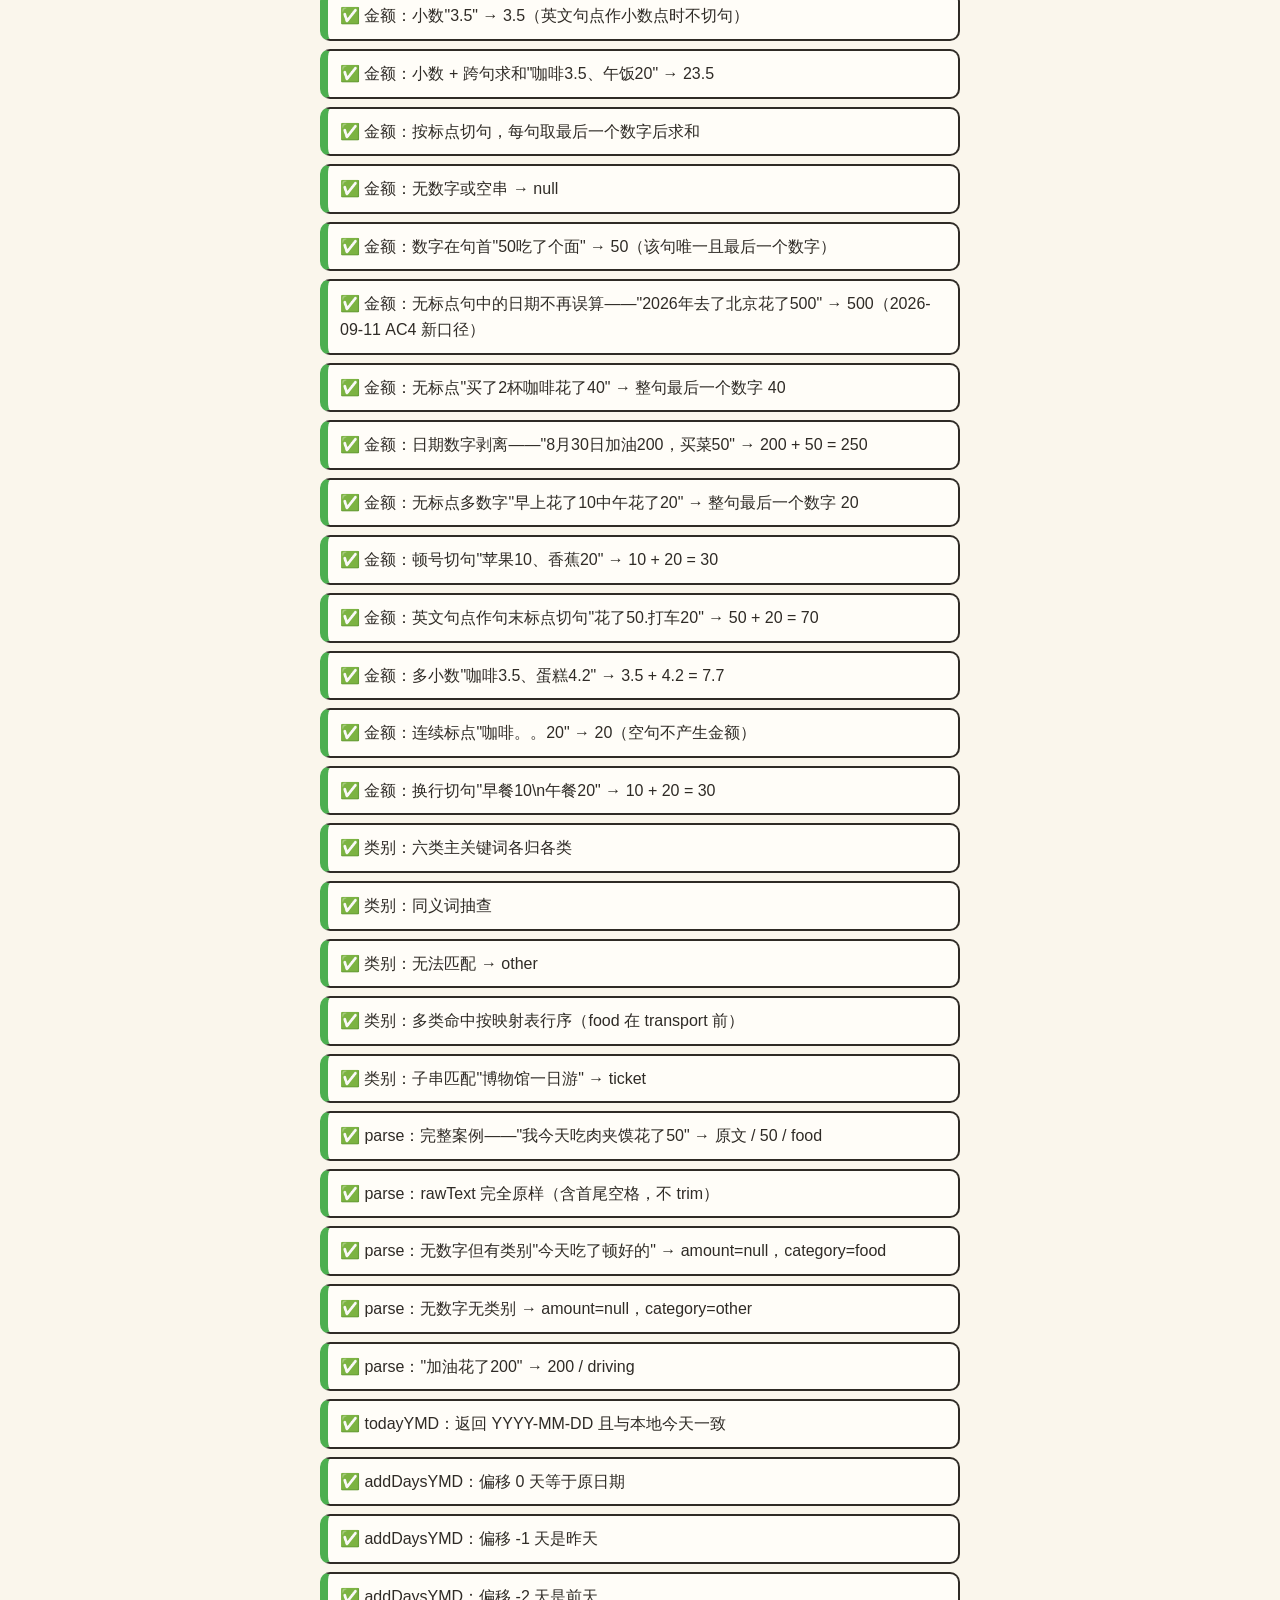
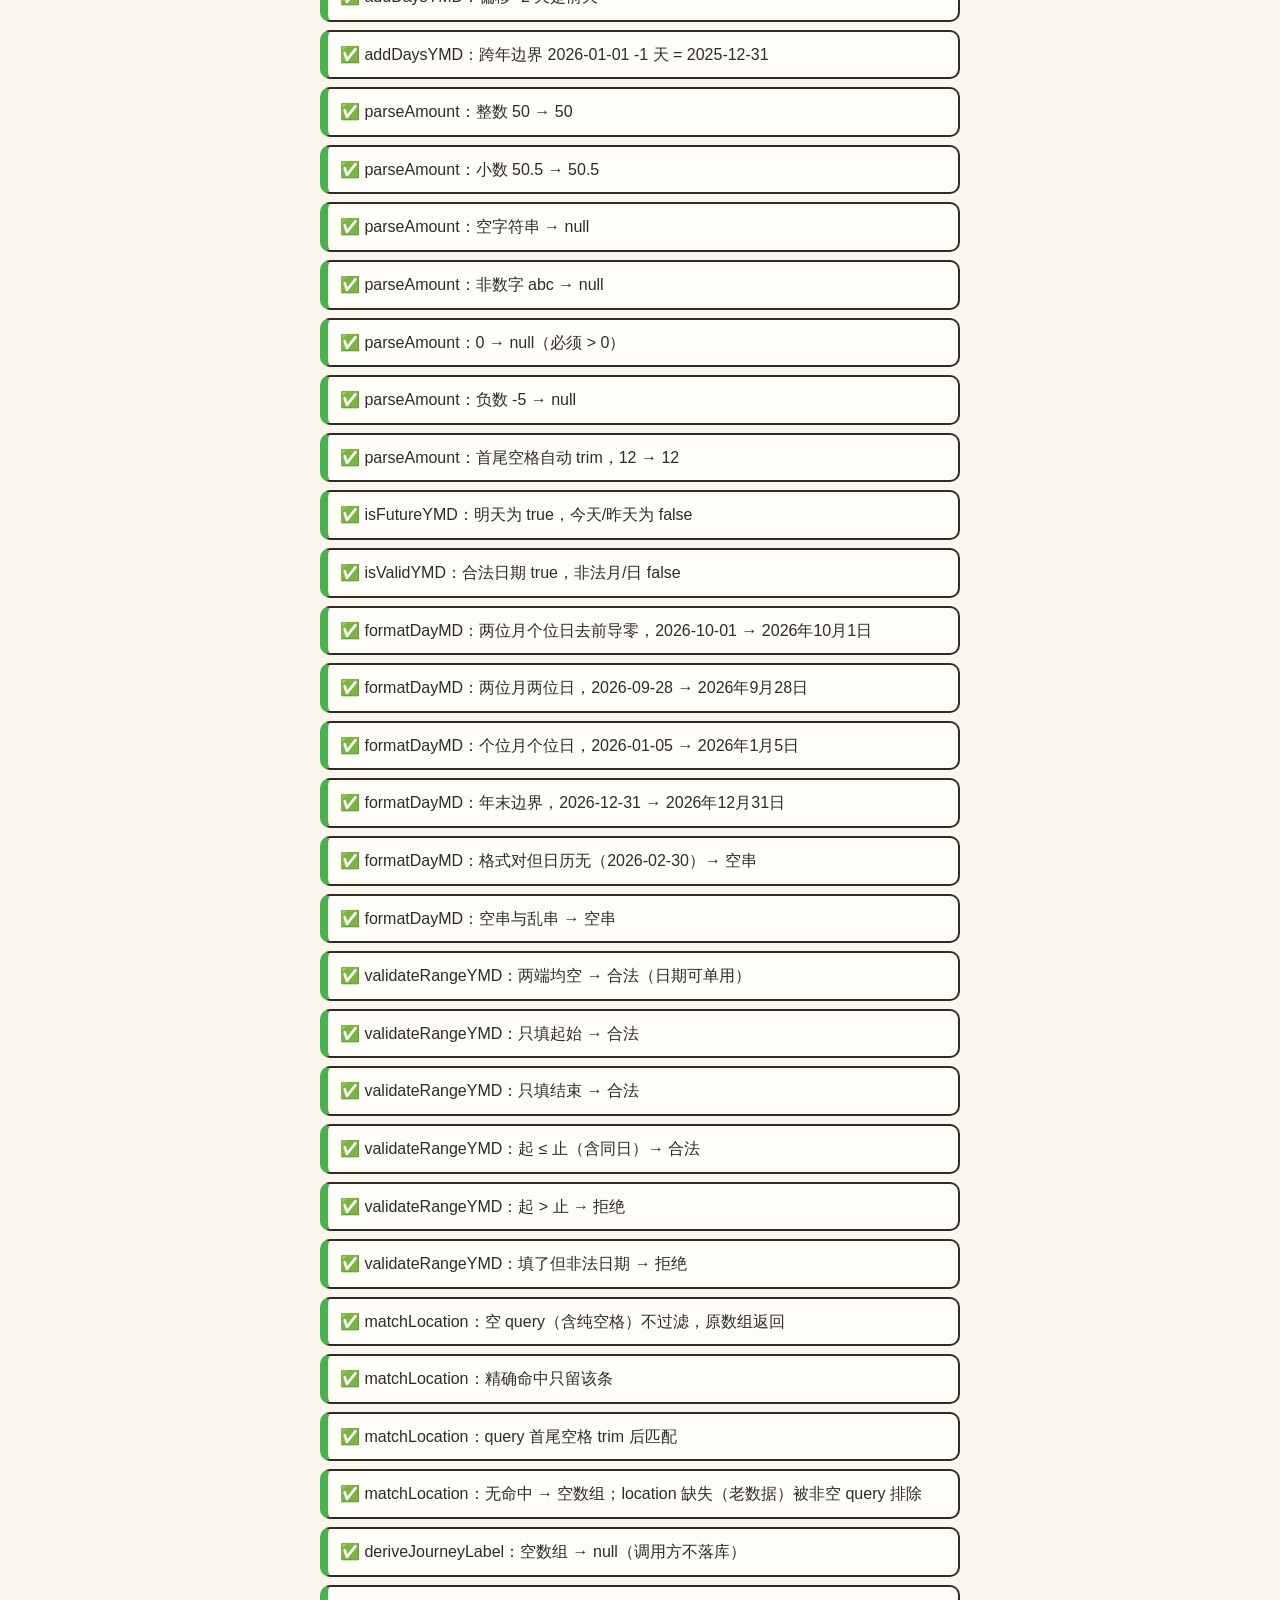
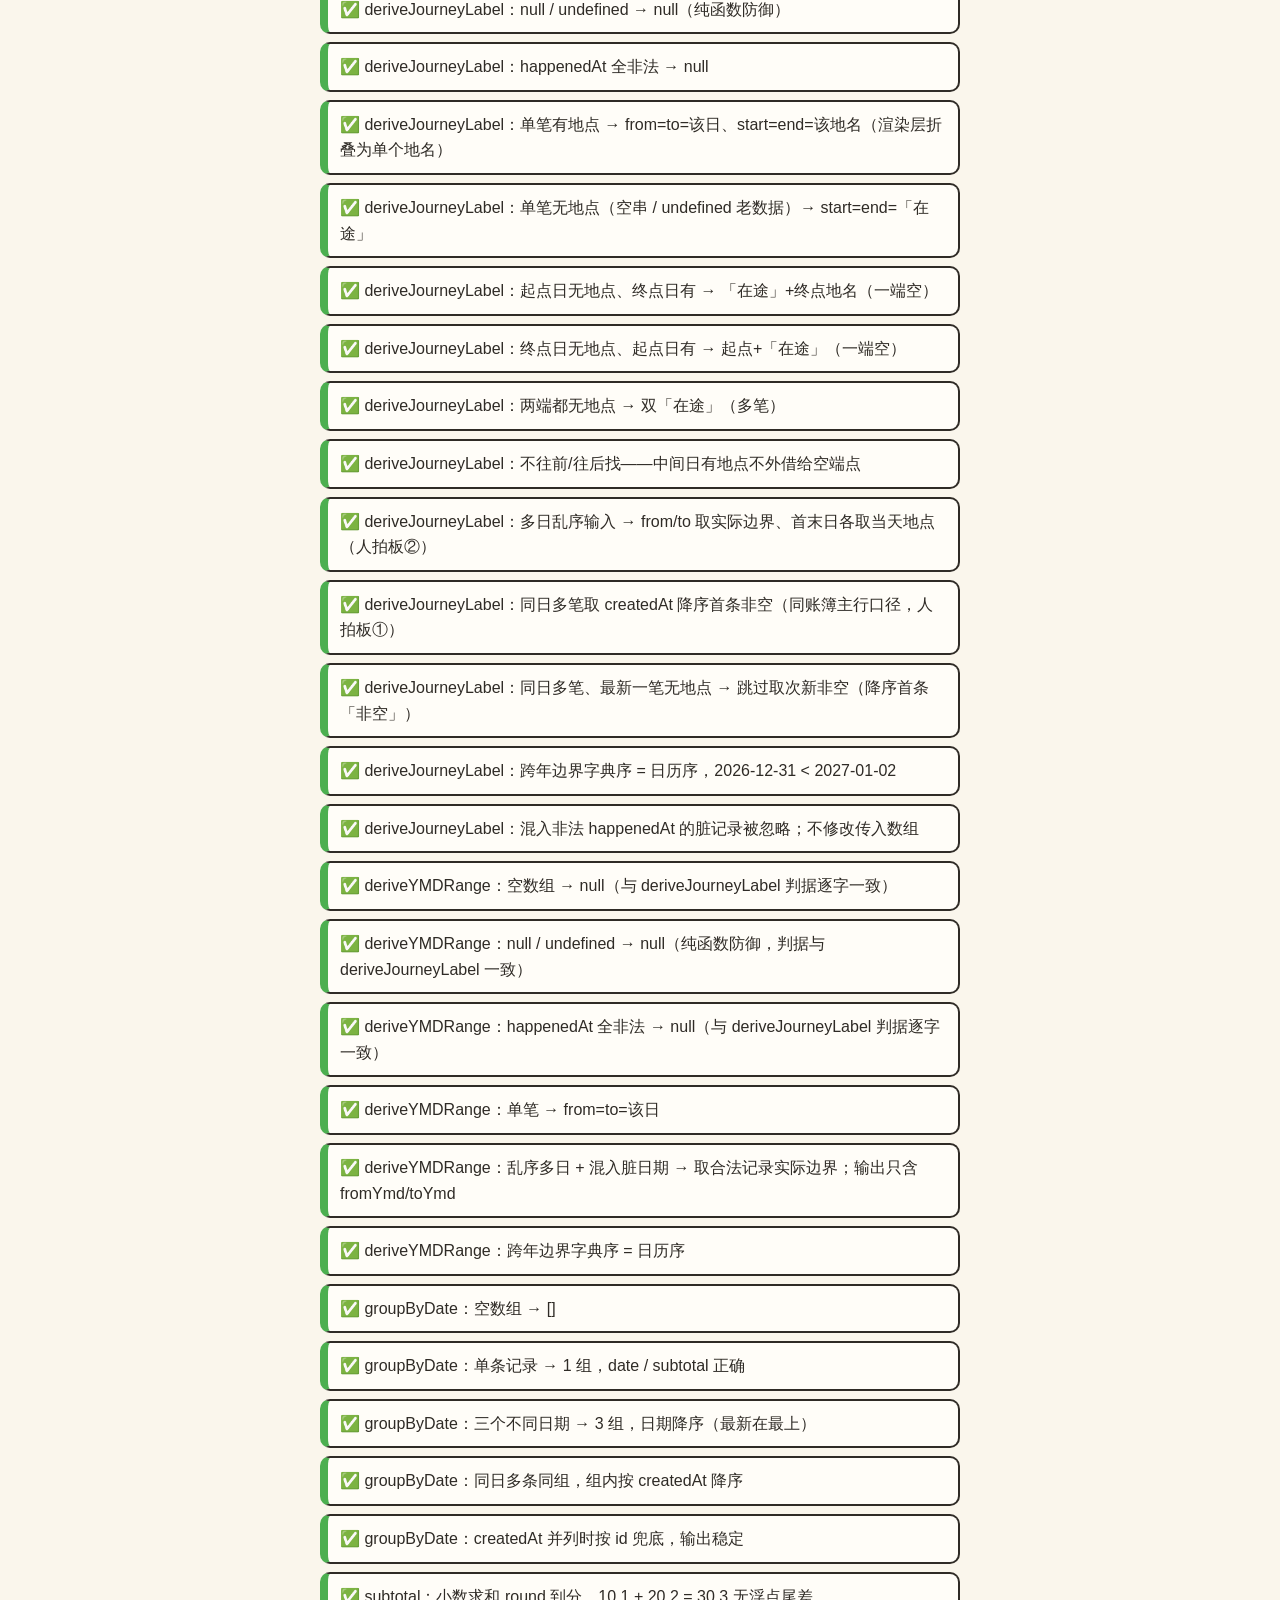
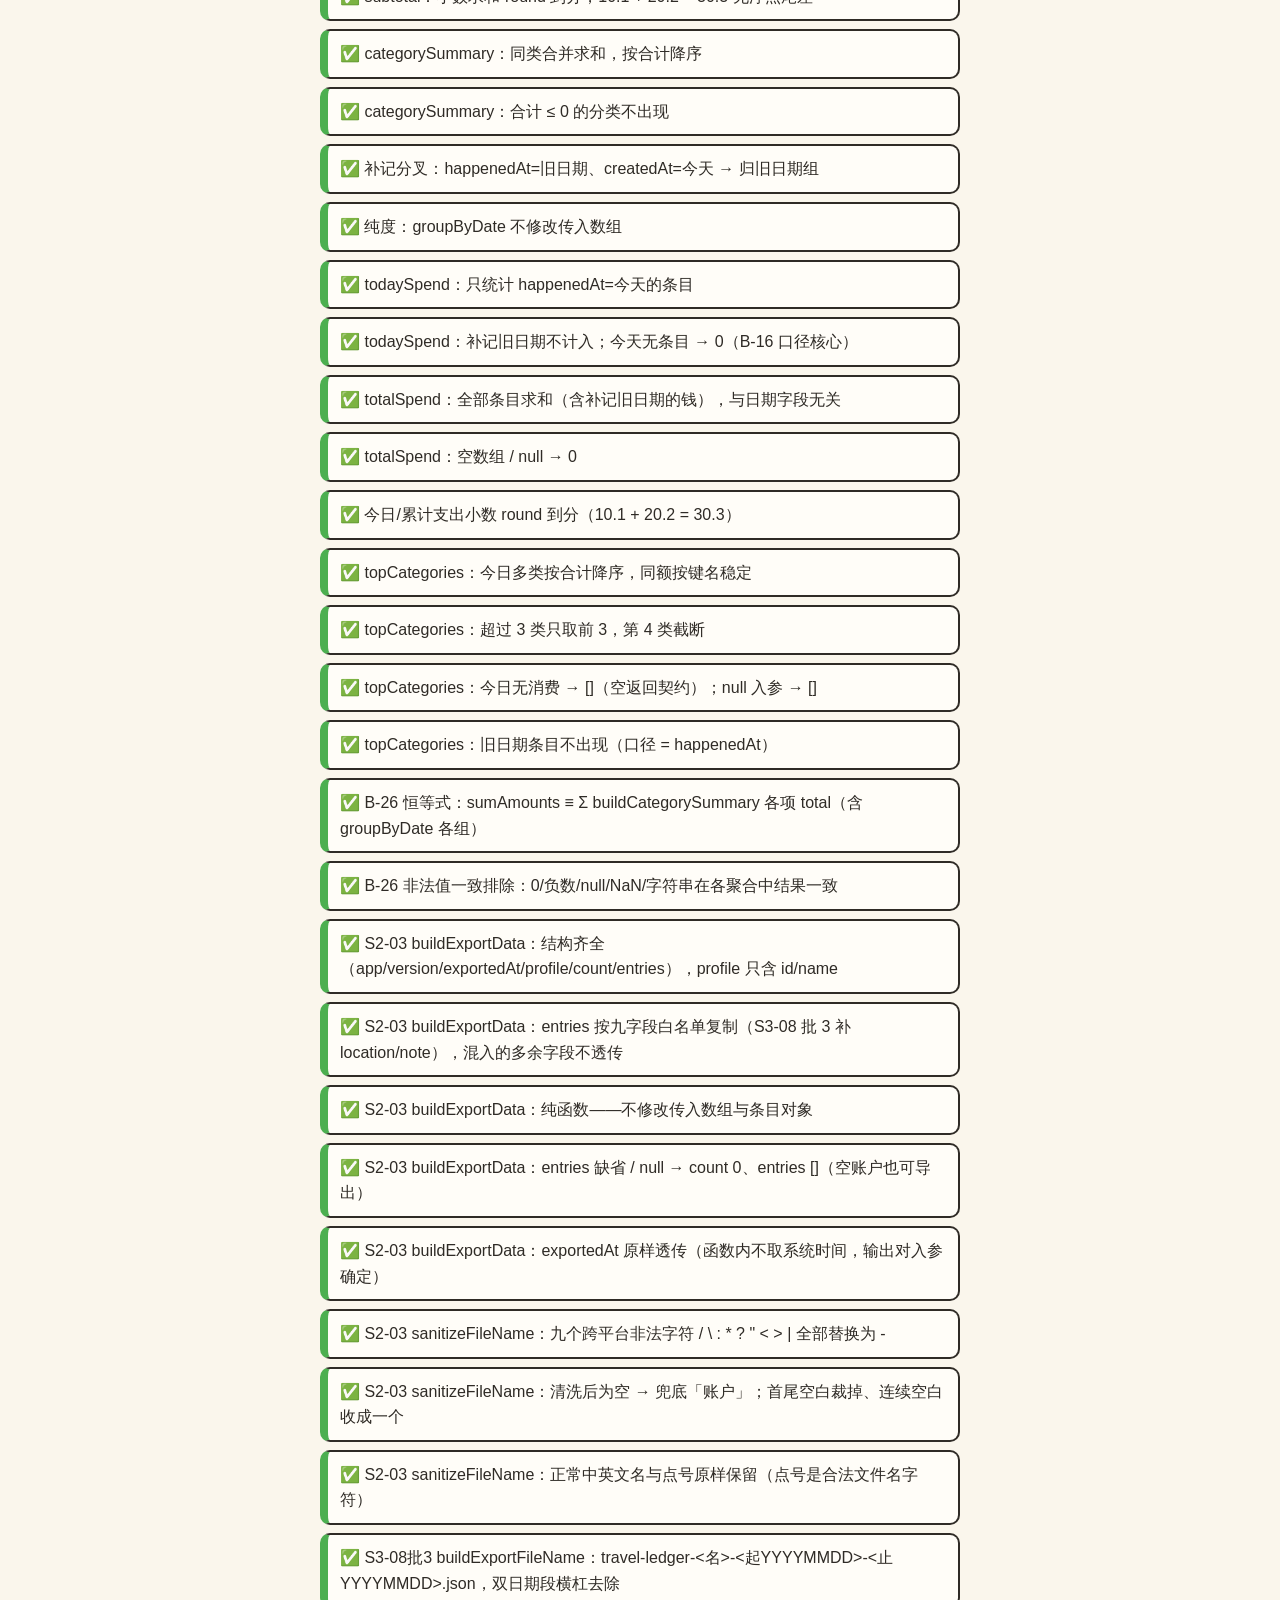
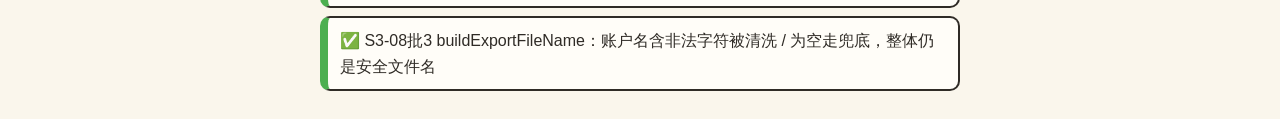
<file: tests/tests.html>
<!DOCTYPE html>
<html lang="zh-CN">
<head>
  <meta charset="UTF-8">
  <meta name="viewport" content="width=device-width, initial-scale=1">
  <title>单元测试</title>
  <style>
    body {
      font-family: -apple-system, BlinkMacSystemFont, "PingFang SC",
        "Microsoft YaHei", "Segoe UI", Arial, sans-serif;
      font-size: 16px;
      line-height: 1.6;
      color: #2F2B26;
      background: #FAF6EC;
      margin: 0;
      padding: 20px;
    }
    h1 { font-size: 20px; margin: 0 0 16px; }
    .app { max-width: 640px; margin: 0 auto; }
    .summary {
      font-size: 20px;
      font-weight: 600;
      padding: 12px 16px;
      border: 2px solid #2F2B26;
      border-radius: 12px;
      background: #FFFDF8;
    }
    .summary.pass { background: #E8F5E9; }
    .summary.fail { background: #FDEDEA; }
    .case-list { list-style: none; margin: 16px 0 0; padding: 0; }
    .case {
      padding: 10px 12px;
      margin-bottom: 8px;
      border: 2px solid #2F2B26;
      border-radius: 10px;
      background: #FFFDF8;
    }
    .case.pass { border-left-width: 8px; border-left-color: #4CAF50; }
    .case.fail { border-left-width: 8px; border-left-color: #E0493C; }
    .error {
      margin-top: 6px;
      padding: 6px 8px;
      font-family: ui-monospace, Menlo, Consolas, monospace;
      font-size: 14px;
      background: #FDEDEA;
      border-radius: 6px;
      word-break: break-all;
    }
  </style>
</head>
<body>
  <div class="app">
    <h1>travel-ledger 单元测试（零依赖，打开即跑）</h1>
    <div id="results"><p>运行中…</p></div>
  </div>

  <!-- 加载失败哨兵（2026-09-12）：先于所有被测脚本注册 window.onerror。
       任何脚本语法/运行错误、script 资源加载失败都会渲染进页面的红条区，
       防止"某脚本炸掉 → 用例静默消失、总数看似正常"（S1-01 Safari 事故形态）。
       错误盒子插在 #results 之前（兄弟节点），不会被 T.run() 的 innerHTML 重写冲掉；
       onerror 返回 false 不拦截，控制台仍有默认红色报错（6.5-B 排查顺序）。 -->
  <script>
  (function () {
    'use strict';
    var errors = [];

    function esc(s) {
      return String(s).replace(/[&<>"']/g, function (c) {
        return { '&': '&amp;', '<': '&lt;', '>': '&gt;', '"': '&quot;', "'": '&#39;' }[c];
      });
    }

    function render() {
      if (!errors.length) { return; }
      var root = document.getElementById('results');
      if (!root) { return; } /* DOM 未就绪：先记下，DOMContentLoaded 后补渲染 */
      var box = document.getElementById('load-errors');
      if (!box) {
        box = document.createElement('div');
        box.id = 'load-errors';
        root.parentNode.insertBefore(box, root);
      }
      var html = '<p class="summary fail">❌ 捕获到脚本错误 ' + errors.length
        + ' 条——出错脚本的用例不会执行，下方通过总数会偏小</p><ul class="case-list">';
      for (var i = 0; i < errors.length; i++) {
        html += '<li class="case fail"><div class="error">'
          + esc(errors[i].message) + '<br>'
          + esc(errors[i].source) + ':' + errors[i].lineno + ':' + errors[i].colno
          + '</div></li>';
      }
      html += '</ul>';
      box.innerHTML = html;
    }

    window.onerror = function (message, source, lineno, colno) {
      errors.push({ message: message, source: source, lineno: lineno, colno: colno });
      render();
      return false;
    };

    /* script/link 文件缺失不触发 window.onerror，用捕获阶段监听兜住 */
    window.addEventListener('error', function (e) {
      var t = e && e.target;
      if (t && (t.tagName === 'SCRIPT' || t.tagName === 'LINK')) {
        errors.push({
          message: '资源加载失败：' + (t.src || t.href || '(未知)'),
          source: '(资源加载)', lineno: '-', colno: '-'
        });
        render();
      }
    }, true);

    document.addEventListener('DOMContentLoaded', render);
  })();
  </script>

  <!-- 被测源码（普通 script，file:// 可开） -->
  <script src="../js/profiles.js"></script>
  <script src="../js/db.js"></script>
  <script src="../js/parser.js"></script>
  <script src="../js/entry-utils.js"></script>
  <script src="../js/ledger.js"></script>
  <script src="../js/export.js"></script>

  <!-- 测试助手与用例 -->
  <script src="assert.js"></script>
  <script src="unit-validation.js"></script>
  <script src="unit-db.js"></script>
  <script src="unit-parser.js"></script>
  <script src="unit-entry-utils.js"></script>
  <script src="unit-ledger.js"></script>
  <script src="unit-export.js"></script>

  <script>
    T.run();
  </script>
</body>
</html>
</file>
<file: css/styles.css>
/* styles.css — 干净手绘风（PROJECT_BRIEF 第 13 节，2026-09-11 确认版） */

:root {
  /* 配色 */
  --c-primary: #4CAF50;
  --c-primary-press: #3D8B40;
  --c-primary-tint: #E8F5E9;
  --c-expense: #E0493C;
  --c-expense-press: #C23B30;
  --c-expense-tint: #FDECEA; /* 支出红的浅底（与 --c-primary-tint 对称取法），danger 按钮按压态 */
  --c-ink: #2F2B26;
  --c-text-muted: #8B857A;
  --c-paper: #FAF6EC;
  --c-card: #FFFDF8;
  --c-highlight: #FFE082;
  --c-divider: #DCD4C2;
  --c-scrim: rgba(47, 43, 38, .38);

  /* 描边 / 圆角 / 阴影 */
  --bw: 2px;
  --radius-card: 14px 20px 16px 22px;
  --radius-btn: 10px 16px 12px 18px;
  --radius-input: 12px 10px 14px 10px;
  --radius-sheet: 20px 24px 0 0;
  --radius-chip: 999px;
  --shadow-card: 3px 3px 0 0 var(--c-ink);
  --shadow-btn: 4px 4px 0 0 var(--c-ink);

  /* 间距 */
  --sp-1: 4px;
  --sp-2: 8px;
  --sp-3: 12px;
  --sp-4: 16px;
  --sp-5: 20px;
  --sp-6: 24px;
  --sp-8: 32px;

  /* 字体 */
  --font-sans: -apple-system, BlinkMacSystemFont, "PingFang SC",
    "Hiragino Sans GB", "Microsoft YaHei", "Segoe UI", Roboto,
    "Helvetica Neue", Arial, sans-serif;
  --fs-caption: 20px;
  --fs-body: 20px;
  --fs-btn: 22px;
  --fs-title: 24px;
  --fs-amount-row: 28px; /* 13.2：流水金额行字号 */
  --fs-amount-card: 34px; /* 13.2/S1-05：汇总卡金额字号 */
}

* {
  box-sizing: border-box;
}

html,
body {
  margin: 0;
  padding: 0;
}

/* S2-02：任一 sheet 打开期间锁定背景滚动。
   position:fixed + JS 写入的 top:-scrollY 是 iOS Safari 下唯一能挡住手势回弹的锁法
   （仅 overflow:hidden 挡不住 body 的橡皮筋滚动）；width:100% 防 fixed 后宽度塌缩。 */
body.sheet-open {
  position: fixed;
  left: 0;
  right: 0;
  width: 100%;
  overflow: hidden;
}

body {
  font-family: var(--font-sans);
  font-size: var(--fs-body);
  font-weight: 400;
  line-height: 1.5;
  color: var(--c-ink);
  background-color: var(--c-paper);
  background-image: radial-gradient(var(--c-divider) 1.2px, transparent 1.3px);
  background-size: 22px 22px;
  -webkit-text-size-adjust: 100%;
}

.app {
  max-width: 480px;
  margin: 0 auto;
  padding: var(--sp-6) var(--sp-4);
}

.view[hidden] {
  display: none;
}

/* ---------- 通用组件配方（BRIEF 13.6） ---------- */

.card {
  background: var(--c-card);
  border: var(--bw) solid var(--c-ink);
  border-radius: var(--radius-card);
  box-shadow: var(--shadow-card);
  padding: var(--sp-4);
}

.input {
  width: 100%;
  min-height: 48px;
  background: var(--c-card);
  border: var(--bw) solid var(--c-ink);
  border-radius: var(--radius-input);
  font-family: var(--font-sans);
  font-size: var(--fs-body);
  color: var(--c-ink);
  padding: var(--sp-3);
  outline: none;
}

.input:focus {
  border-color: var(--c-primary);
  box-shadow: 3px 3px 0 0 var(--c-primary);
}

.btn {
  width: 100%;
  min-height: 64px;
  border: var(--bw) solid var(--c-ink);
  border-radius: var(--radius-btn);
  box-shadow: var(--shadow-btn);
  font-family: var(--font-sans);
  font-size: var(--fs-btn);
  font-weight: 600;
  color: #fff;
  cursor: pointer;
  transition: transform .12s ease-out, box-shadow .12s ease-out, background-color .12s ease-out;
}

.btn:active {
  transform: translate(3px, 3px);
  box-shadow: 1px 1px 0 0 var(--c-ink);
}

.btn:disabled {
  opacity: .6;
  cursor: not-allowed;
  transform: none;
}

.btn--primary {
  background: var(--c-primary);
}

.btn--primary:active {
  background: var(--c-primary-press);
}

.btn--danger {
  background: var(--c-expense);
}

.btn--danger:active {
  background: var(--c-expense-press);
}

/* ---------- S0-02 顶栏与账户下拉 ---------- */

.topbar {
  position: relative;
  display: flex;
  align-items: center;
  justify-content: space-between;
  gap: var(--sp-3);
}

.topbar__app {
  font-size: var(--fs-title);
  font-weight: 600;
}

/* ---------- 启动失败错误视图（复用 .card / .btn--primary / .onboard-title，S0 审查修复） ---------- */

.error-card {
  margin-top: var(--sp-8);
}

.onboard-title {
  margin: 0;
  font-size: var(--fs-title);
  font-weight: 600;
}

.error-message {
  margin: var(--sp-2) 0 var(--sp-4);
  font-size: var(--fs-caption);
  color: var(--c-expense);
  word-break: break-all;
}

@media (prefers-reduced-motion: reduce) {
  .btn {
    transition: none;
  }
}

/* ---------- S1-01 文本录入 + 临时识别预览 ---------- */

.entry-card {
  margin-top: var(--sp-4);
}

.entry-preview {
  margin-top: var(--sp-4);
  padding: var(--sp-3) var(--sp-4);
  background: var(--c-paper);
  border: var(--bw) dashed var(--c-ink);
  border-radius: var(--radius-input);
}

.entry-preview[hidden] {
  display: none;
}

.entry-preview__row {
  display: flex;
  align-items: baseline;
  gap: var(--sp-3);
  margin: var(--sp-2) 0;
}

.entry-preview__tag {
  flex: none;
  font-weight: 600;
}

.entry-preview__text {
  word-break: break-all;
}

.entry-preview__amount {
  color: var(--c-expense);
  font-weight: 600;
  font-variant-numeric: tabular-nums;
}

.entry-preview__amount.is-empty {
  color: var(--c-text-muted);
  font-weight: 400;
}

.entry-preview__note {
  margin: var(--sp-2) 0 0;
  font-size: var(--fs-caption);
  color: var(--c-text-muted);
}

/* ---------- S1-02 写入前确认弹窗（.sheet 配方，BRIEF 13.6） ---------- */

.sheet-mask {
  position: fixed;
  inset: 0;
  z-index: 50;
  background: var(--c-scrim);
  display: flex;
  align-items: flex-end;
  justify-content: center;
}

.sheet-mask[hidden] {
  display: none; /* 显隐只用 display 切换（硬约束 6），不用 alert/confirm */
}

.sheet {
  width: 100%;
  max-width: 480px;
  background: var(--c-card);
  border-top: var(--bw) solid var(--c-ink);
  border-radius: var(--radius-sheet);
  box-shadow: 0 -4px 0 0 var(--c-ink);
  padding: var(--sp-6) var(--sp-4) var(--sp-4);
  display: flex;
  flex-direction: column;
  gap: var(--sp-3);
  max-height: 90vh;
  overflow-y: auto;
}

.sheet__title {
  margin: 0 0 var(--sp-1);
  font-size: var(--fs-title);
  font-weight: 600;
  text-align: center;
}

.sheet__label {
  margin: var(--sp-1) 0 var(--sp-1);
  font-size: var(--fs-caption);
  font-weight: 600;
  color: var(--c-text-muted);
}

.sheet__field {
  width: 100%;
}

/* 类别胶囊选择器：8 类，单选，选中态高亮 */
.sheet__chips {
  display: flex;
  flex-wrap: wrap;
  gap: var(--sp-2);
}

.chip {
  border: var(--bw) solid var(--c-ink);
  border-radius: var(--radius-chip);
  padding: var(--sp-1) var(--sp-3);
  background: var(--c-card);
  font-family: var(--font-sans);
  font-size: var(--fs-caption);
  color: var(--c-ink);
  cursor: pointer;
  min-height: 40px;
}

.chip.is-selected {
  background: var(--c-primary-tint);
  font-weight: 600;
}

/* 日期快捷按钮 + 原生日期输入 */
.sheet__date-row {
  display: flex;
  flex-wrap: wrap;
  gap: var(--sp-2);
  align-items: center;
}

.date-shortcut {
  border: var(--bw) solid var(--c-ink);
  border-radius: var(--radius-input);
  padding: var(--sp-1) var(--sp-3);
  background: var(--c-card);
  font-family: var(--font-sans);
  font-size: var(--fs-caption);
  color: var(--c-ink);
  cursor: pointer;
  min-height: 40px;
}

.date-shortcut:active {
  background: var(--c-primary-tint);
}

.sheet__date-input {
  flex: 1;
  min-width: 140px;
}

/* 日期常驻说明（S1-02 验收方案 A） */
.sheet__hint {
  margin: 0;
  font-size: var(--fs-caption);
  color: var(--c-text-muted);
}

/* 弹窗内错误提示 */
.sheet__error {
  margin: 0;
  font-size: var(--fs-caption);
  color: var(--c-expense);
  text-decoration: underline wavy var(--c-expense) 2px;
  text-underline-offset: 4px;
  min-height: 1.4em; /* 占位，避免出现/消失时布局跳动 */
}

/* B-11 修复：双按钮并排。.btn 原有 width:100% 仅作用于单按钮；
   放进 .btn-row 的按钮覆盖为平分宽度，不影响创建/记一笔/刷新等单按钮。 */
.btn-row {
  display: flex;
  gap: var(--sp-3);
  margin-top: var(--sp-2);
}

.btn-row .btn {
  width: auto;
  flex: 1;
  min-width: 0;
}

/* 操作反馈 toast（S2-03 验收：底部固定位置视线够不着，人多次没看清，改为屏幕顶部横幅）。
   定位在顶栏【下方】而非盖在顶栏之上（当时顶栏含账户下拉，不能拦截其点击）。S3-04 起
   顶栏标记已随单账户改造移除，84px 作为验收定值保留：top = .app 上内边距 24(--sp-6)
   + 48 + 间距 12(--sp-3) = 84px，其中 48 硬编码待抽 token（B-47）。
   动效（BRIEF 13.5-7）：从顶沿外平移进入 120ms；is-shown 由 JS 在双 rAF 后添加，避开
   display:none→block 同帧提交被 Safari 吞掉过渡的首帧；reduced-motion 下全部过渡关闭。 */
.toast {
  position: fixed;
  top: calc(var(--sp-6) + 48px + var(--sp-3));
  left: 50%;
  z-index: 60;
  background: var(--c-card);
  border: var(--bw) solid var(--c-ink);
  border-radius: var(--radius-card);
  box-shadow: var(--shadow-card);
  padding: var(--sp-3) var(--sp-4);
  font-size: var(--fs-body);
  font-weight: 600;
  color: var(--c-primary);
  white-space: normal;
  /* S2-03 review：长文案（如「✅ 已保存修改，该笔不在当前时间段」）窄屏溢出——
     最宽不贴屏幕两缘（两侧各留 --sp-4），无空格长串也能任意字符处断行 */
  max-width: calc(100vw - var(--sp-8));
  overflow-wrap: anywhere;
  text-align: center; /* 允许换行后多行仍保持横幅居中观感 */
  /* 初始态：屏外上方（top 84 + 自身高度，-200% 已整体越过视口顶沿）+ 透明 */
  opacity: 0;
  transform: translateX(-50%) translateY(-200%);
  transition: transform .12s ease-out, opacity .12s ease-out;
}

.toast[hidden] {
  display: none;
}

.toast.is-shown {
  opacity: 1;
  transform: translateX(-50%) translateY(0) rotate(0.8deg); /* 保留手绘风微旋转 */
}

.toast.is-fading {
  opacity: 0;
  transform: translateX(-50%) translateY(-200%); /* 原路滑出顶沿 */
}

@media (prefers-reduced-motion: reduce) {
  .toast,
  .toast.is-fading {
    transition: none; /* 13.5-7：减少动态偏好直接出现/消失，不平移不淡入淡出 */
  }
}

/* ---------- S1-05 顶部汇总卡片（13.5-2：左 -0.6° / 右 +0.6° 容器级歪斜） ---------- */

.summary {
  display: flex;
  gap: var(--sp-3);
  margin: var(--sp-4) 0;
}

.summary-card {
  flex: 1;
  min-width: 0; /* 允许内部金额省略，不撑破双卡布局（窄屏四位数防护） */
  background: var(--c-card);
  border: var(--bw) solid var(--c-ink);
  border-radius: var(--radius-card);
  box-shadow: var(--shadow-card);
  padding: var(--sp-3) var(--sp-4);
}

.summary-card--today {
  transform: rotate(-0.6deg);
}

.summary-card--total {
  transform: rotate(0.6deg);
}

.summary-card__label {
  margin: 0;
  font-size: var(--fs-caption);
  color: var(--c-text-muted);
}

.summary-card__amount {
  margin: var(--sp-1) 0 0;
  font-size: var(--fs-amount-card);
  font-weight: 600;
  color: var(--c-expense);
  font-variant-numeric: tabular-nums;
  white-space: nowrap;
  overflow: hidden;
  text-overflow: ellipsis;
}

/* 今日分类速览：TOP 3 胶囊；无消费时显示 muted 文案 */
.summary-top {
  display: flex;
  flex-wrap: wrap;
  align-items: center;
  gap: var(--sp-1);
  margin: 0 0 var(--sp-3);
}

.summary-top__chip {
  border: var(--bw) solid var(--c-divider);
  border-radius: var(--radius-chip);
  padding: var(--sp-1) var(--sp-2);
  font-size: var(--fs-caption);
  color: var(--c-text-muted);
  white-space: nowrap;
}

.summary-top__empty {
  margin: 0;
  font-size: var(--fs-caption);
  color: var(--c-text-muted);
}

/* ---------- S1-04 流水列表（按 happenedAt 分组，最新在最上） ---------- */

.list-section {
  margin-top: var(--sp-4);
}

.date-group + .date-group {
  margin-top: var(--sp-4);
  padding-top: var(--sp-4);
  border-top: var(--bw) dashed var(--c-divider); /* 13.3：手绘风虚线分割 */
}

/* 日期组头：荧光笔高亮（13.5-4）+ 今天/昨天尾注 */
.date-group__title {
  display: inline-block;
  margin: 0 0 var(--sp-2);
  padding: 0 var(--sp-2);
  background: var(--c-highlight);
  font-size: var(--fs-title);
  font-weight: 600;
}

.date-group__note {
  margin-left: var(--sp-2);
  font-size: var(--fs-caption);
  font-weight: 400;
}

/* 单条账目：主行原文 / 副行类别+时间 / 右对齐金额（红色支出） */
.entry-item {
  display: flex;
  align-items: center;
  gap: var(--sp-3);
  padding: var(--sp-2) 0;
}

.entry-item__main {
  flex: 1;
  min-width: 0;
}

.entry-item__text {
  margin: 0;
  word-break: break-all;
}

.entry-item__sub {
  margin: var(--sp-1) 0 0;
  font-size: var(--fs-caption);
  color: var(--c-text-muted);
}

.entry-item__amount {
  flex: none;
  font-size: var(--fs-amount-row);
  font-weight: 600;
  color: var(--c-expense);
  font-variant-numeric: tabular-nums;
  white-space: nowrap;
}

/* 该日分类消费明细：只含当日金额 > 0 的分类（图标/名称由渲染层从 CATEGORY_META 取） */
.cat-summary {
  display: flex;
  flex-wrap: wrap;
  gap: var(--sp-1);
  margin: var(--sp-2) 0 0;
}

.cat-summary__chip {
  border: var(--bw) solid var(--c-divider);
  border-radius: var(--radius-chip);
  padding: var(--sp-1) var(--sp-2);
  font-size: var(--fs-caption);
  color: var(--c-text-muted);
}

/* 本日小计：组底一行，与明细间虚线分隔 */
.date-group__subtotal {
  margin: var(--sp-2) 0 0;
  padding-top: var(--sp-2);
  border-top: var(--bw) dashed var(--c-divider);
  text-align: right;
  font-weight: 600;
}

/* 空状态：歪斜贴纸感（13.5-2）+ 简笔收据插画（自绘线条，无填充色块） */
.list-empty {
  text-align: center;
  padding: var(--sp-6) 0 var(--sp-4);
}

.list-empty__frame {
  display: inline-block;
  padding: var(--sp-4);
  background: var(--c-card);
  border: var(--bw) solid var(--c-ink);
  border-radius: var(--radius-card);
  box-shadow: var(--shadow-card);
  transform: rotate(-1.2deg);
  color: var(--c-ink);
}

.list-empty__text {
  margin: var(--sp-3) 0 0;
  font-size: var(--fs-caption);
  color: var(--c-text-muted);
}

/* ---------- S2-01 时间段筛选（E-04 读侧；呈现细节归 UI 批处理 B-32⑥⑦⑧） ---------- */

.filter-card {
  margin-top: var(--sp-4);
}

.filter-card__title {
  margin: 0 0 var(--sp-3);
  font-size: var(--fs-title);
  font-weight: 600;
}

.filter-card__field {
  margin-bottom: var(--sp-3);
}

/* 区间信息条：筛选激活时插在筛选卡与列表之间；只描述列表口径（D5） */
.range-bar {
  margin: var(--sp-4) 0 0;
  padding: var(--sp-3) var(--sp-4);
  background: var(--c-card);
  border: var(--bw) solid var(--c-ink);
  border-radius: var(--radius-card);
  box-shadow: var(--shadow-card);
}

.range-bar__dates {
  margin: 0;
  font-size: var(--fs-caption);
  color: var(--c-text-muted);
}

.range-bar__total {
  margin: var(--sp-1) 0 0;
  font-size: var(--fs-title);
  font-weight: 600;
}

.range-bar__total .amount {
  color: var(--c-expense);
  font-variant-numeric: tabular-nums;
}

/* S2-01 补充：区间内分类合计；胶囊直接复用列表 .cat-summary__chip 样式，仅布局容器新增。
   呈现细节归 UI 批处理 B-32。 */
.range-bar__cats {
  display: flex;
  flex-wrap: wrap;
  gap: var(--sp-1);
  margin-top: var(--sp-2);
}

.range-bar__cats[hidden] {
  display: none;
}

/* 次级操作（非主 CTA），与 date-shortcut 同级 40-48px 档；虚线描边弱化 */
.range-bar__clear {
  min-height: 48px;
  margin-top: var(--sp-2);
  padding: var(--sp-1) var(--sp-3);
  background: var(--c-card);
  border: var(--bw) dashed var(--c-ink);
  border-radius: var(--radius-input);
  font-family: var(--font-sans);
  font-size: var(--fs-caption);
  color: var(--c-ink);
  cursor: pointer;
}

.range-bar__clear:active {
  background: var(--c-primary-tint);
}

/* ---------- S2-02 记录编辑与删除（E-04 写侧；操作 sheet 复用 .sheet-mask/.sheet 配方） ---------- */

/* 条目右侧「⋯」操作入口：视觉体 32px，但触控区 48×48（与规格里麦克风按钮同款处理，
   通过负 margin + padding 把可点击区域撑到 48，不破坏行高与金额对齐）。 */
.entry-item__action {
  flex: none;
  width: 32px;
  height: 32px;
  margin: -8px;       /* 抵消 padding，使视觉中心回到行中线 */
  padding: 8px;       /* 触控区扩到 48×48 */
  display: flex;
  align-items: center;
  justify-content: center;
  background: var(--c-card);
  border: var(--bw) solid var(--c-divider);
  border-radius: var(--radius-chip);
  font-size: 20px;
  line-height: 1;
  color: var(--c-text-muted);
  cursor: pointer;
  box-sizing: content-box; /* padding 计入触控区但不改变视觉边框尺寸 */
}

.entry-item__action:active {
  background: var(--c-primary-tint);
  color: var(--c-ink);
}

/* 操作 sheet 顶部：该条原文 · ¥金额 */
.action-sheet__title {
  margin: 0 0 var(--sp-2);
  font-size: var(--fs-caption);
  color: var(--c-text-muted);
  text-align: center;
  word-break: break-all;
}

/* 操作 / 删除 sheet 内的动作按钮：垂直排列，每项 64px 主 CTA 档 */
.action-btn {
  width: 100%;
  min-height: 64px;
  background: var(--c-card);
  border: var(--bw) solid var(--c-ink);
  border-radius: var(--radius-input);
  font-family: var(--font-sans);
  font-size: var(--fs-title);
  font-weight: 600;
  color: var(--c-ink);
  cursor: pointer;
  box-shadow: var(--shadow-btn);
}

.action-btn:active {
  background: var(--c-paper);
}

.action-btn--danger {
  color: var(--c-expense);
  border-color: var(--c-expense);
}

.action-btn--danger:active {
  background: var(--c-expense-tint);
}

.action-btn--muted {
  border-color: var(--c-divider);
  color: var(--c-text-muted);
  box-shadow: none;
}

/* 删除二次确认文案 */
.confirm-sheet__text {
  margin: 0;
  font-size: var(--fs-title);
  font-weight: 600;
  text-align: center;
  line-height: 1.6;
}

.confirm-sheet__warn {
  margin: var(--sp-1) 0 0;
  font-size: var(--fs-caption);
  color: var(--c-text-muted);
  text-align: center;
  word-break: break-all;
}

/* S2-02 视觉方向变更（人拍板）：删除二次确认从底部 sheet 改为屏幕居中卡片
   （参考淘宝优惠券弹窗：正中、四角圆、遮罩）。只覆盖定位与卡片外观，
   显隐/hidden/滚动锁机制不变。用 id 选择器作用于 #delete-mask，不动 HTML/JS。
   S2-03：清空两步确认的两个 sheet（.clear-mask）复用同一配方，仅并列选择器。 */
#delete-mask,
.clear-mask {
  align-items: center; /* 覆盖 .sheet-mask 的 flex-end：垂直居中 */
  padding: 0 var(--sp-6); /* 卡片与屏幕两侧留白，窄屏不贴边 */
}

#delete-mask .sheet,
.clear-mask .sheet {
  width: 100%;            /* 窄屏：屏宽减遮罩 padding；宽屏由 max-width 收口 */
  max-width: 340px;
  border: var(--bw) solid var(--c-ink); /* 覆盖底部 sheet 的仅顶边：四周描边 */
  border-radius: var(--radius-card);    /* 四角圆（底部 sheet 只圆上角） */
  box-shadow: 0 4px 0 0 var(--c-ink);    /* 硬投影改向下，贴合居中卡片语言 */
  /* 长原文撑高：纵向最多吃到遮罩内 80vh，超出在卡片内部滚动（遮罩仍在、按钮可达性靠滚动保证） */
  max-height: 80vh;
}

/* ---------- S2-03 数据管理卡（导出 + 清空入口；按钮复用 .btn 配方，全走 token） ---------- */

.manage-card {
  margin-top: var(--sp-4);
}

.manage-card__title {
  margin: 0 0 var(--sp-3);
  font-size: var(--fs-title);
  font-weight: 600;
}

/* 卡内导出/清空两个按钮纵排：.btn 默认 width:100% 已满足，仅补纵向间距 */
.manage-card .btn + .btn {
  margin-top: var(--sp-3);
}
</file>
<file: css/tokens.css>
/* ============================================================
   tokens.css — 设计 token（S3-03）
   值的唯一来源：DESIGN_SPEC.md 2.1 色板 / 2.1.1 分类色 / 2.2 字体 / 9·9.1 字号
   规则：组件样式只引用本文件变量；改值先进 DESIGN_SPEC，再同步这里。
   @font-face 放这里，路径相对 css/（mock/ 与根页面引用均可命中 assets/fonts）。
   ============================================================ */

/* ===== 本地字体（禁 CDN，DESIGN_SPEC 2.2） ===== */
@font-face{
  font-family:"FosiTi";
  src:url("../assets/fonts/fosi-ti.ttf") format("truetype");
  font-display:block;
}
@font-face{
  font-family:"SiyinSong";
  src:url("../assets/fonts/SiyinSong-Regular.otf") format("opentype");
  font-display:block;
}

:root{
  /* ===== 基础层（2.1，不算在五色内，全程固定） ===== */
  --color-paper:#f5efe3;      /* 纸底 */
  --color-ink:#3b362f;        /* 墨色 */
  --color-muted:#8a8578;      /* 辅助灰 */

  /* ===== 五色系主档（2.1：色值可调，色系不可加） ===== */
  --color-moss:#7d8c6f;       /* 苔绿 */
  --color-ochre:#c9a227;      /* 赭石 */
  --color-cinnabar:#b0483a;   /* 朱砂 */
  --color-indigo:#9fb3c0;     /* 黛蓝 */
  --color-apricot:#d98e5f;    /* 杏橘（代表阳光） */

  /* ===== 五色扩展档（2.1 可扩展列；赭石、黛蓝无扩展） ===== */
  --color-moss-light:#9aa88c;
  --color-moss-dark:#5f6e54;
  --color-cinnabar-light:#d98878;
  --color-cinnabar-dark:#8f3a2e;
  --color-sel-bg:#e8d7cb;     /* S3-06 选中态底（载录分类圆）；来源 mock --sel-fill，DESIGN_SPEC 2.1 待回写（PENDING #7） */
  --color-apricot-light:#f0c99a;
  --color-apricot-dark:#b9713d;

  /* ===== 六分类色（2.1.1，分类固有属性，所有页面统一） ===== */
  --color-cat-food:#c9a227;       /* 餐饮=赭石 */
  --color-cat-transport:#9fb3c0;  /* 交通=黛蓝 */
  --color-cat-driving:#d98e5f;    /* 自驾=杏橘 */
  --color-cat-hotel:#7d8c6f;      /* 住宿=苔绿 */
  --color-cat-ticket:#b0483a;     /* 门票=朱砂 */
  --color-cat-other:#8a8578;      /* 其他=辅助灰 */

  /* ===== 字体三层（2.2） ===== */
  --font-display:"FosiTi",serif;   /* 大字主文案：主题、页面名、底部 tab */
  --font-accent:"SiyinSong",serif; /* 点睛：小文案、按钮、金额、列表条目 */
  --font-system:-apple-system,BlinkMacSystemFont,"PingFang SC","Microsoft YaHei",sans-serif; /* 辅助：注释、提示、功能标题 */

  /* ===== 字号（9 / 9.1：Keynote pt ×0.3611 落地值） ===== */
  --fs-xl:36px;       /* 三 tab */
  --fs-lg:32px;       /* 首页主标题 */
  --fs-md:28px;       /* 载录页标题 */
  --fs-body:18px;     /* 副标题/卷号 */
  --fs-base:16px;     /* 按钮文字（首页主按钮） */
  --fs-caption:14px;  /* placeholder */
  --fs-note:12px;     /* 底部灰字/汇总小字 */
}
</file>
<file: css/app-v2.css>
/* ============================================================
   app-v2.css — 新视觉组件层（S3-03 起，与旧视觉 styles.css 共存）
   颜色/字体/字号一律引用 tokens.css 变量；
   一次性版式坐标（left/top/width/height 等）由页面内联 style 提供。
   手绘质感（DESIGN_SPEC 2.3）：SVG 内联 + 共享 filter，
   #handdrawn（弱抖 scale 1.5）/ #handdrawn-strong（强抖 scale 3），
   filter <defs> 由页面提供一次（迁移后收口到 index.html）。
   ============================================================ */

/* S3-04：box-sizing 收窄到 .v2-phone 子树——index.html 引入本文件后
   不再对旧视觉（styles.css 布局）产生全局影响；mock 页内容全在 .v2-phone 内，渲染不变。 */
.v2-phone,.v2-phone *,.v2-phone *::before,.v2-phone *::after{box-sizing:border-box;}

/* ===== 手机框（390×693 = Keynote 1080×1920 ×0.3611，DESIGN_SPEC 9） ===== */
.v2-phone{
  position:relative;
  width:390px;
  height:693px;
  background:var(--color-paper);
  overflow:hidden;
}

/* ===== 顶部标题区 ===== */
.v2-title-block{
  position:absolute;
  top:0;left:0;right:0;
  height:260px; /* S3-05：只盖标题区（0–260px），275px 起的输入框不受 pointer-events 影响 */
  pointer-events:none;
}
.v2-title{
  position:absolute;
  left:0;right:0;
  margin:0;
  text-align:center;
  font-family:var(--font-display);
  font-size:var(--fs-lg);
  color:var(--color-ink);
  line-height:1.1;
}
.v2-subtitle{
  position:absolute;
  left:0;right:0;
  text-align:center;
  font-family:var(--font-accent);
  font-size:var(--fs-body);
  color:var(--color-muted);
  line-height:1.2;
}

/* ===== 输入框（框线为 SVG 手绘 rect，由页面提供） ===== */
.v2-input-box{position:absolute;}
.v2-input-placeholder{
  position:absolute;
  font-family:var(--font-system);
  font-size:var(--fs-caption);
  color:var(--color-muted);
  pointer-events:none;
}

/* ===== 主按钮（SVG 手绘底 + 文字，DESIGN_SPEC 2.4） ===== */
.v2-btn-primary{
  position:absolute;
  display:flex;
  align-items:center;
  justify-content:center;
}
.v2-btn-text{
  /* S3-06 修复：铺满 .v2-btn-primary 容器——原 position:relative 时按钮只有文字大小，
     SVG 底框的空白区点不到 button；改后整个按钮矩形都是热区 */
  position:absolute;
  inset:0;
  width:100%;
  height:100%;
  display:flex; /* 文字在容器内居中（原 flex 居中由容器提供，现容器被铺满故移到 button 上） */
  align-items:center;
  justify-content:center;
  font-family:var(--font-accent);
  font-size:var(--fs-base);
  color:var(--color-paper);
  background:none;border:none;padding:0; /* S3-05：作为 <button> 使用时清原生样式 */
}

/* ===== 底部灰字 ===== */
.v2-footer-note{
  position:absolute;
  left:0;right:0;
  text-align:center;
  font-family:var(--font-system);
  font-size:var(--fs-note);
  color:var(--color-muted);
}

/* ===== 三 tab ===== */
.v2-tab-bar{
  position:absolute;
  text-align:center;
  font-family:var(--font-display);
  font-size:var(--fs-xl);
  color:var(--color-muted);
}

/* ===== 印章（DESIGN_SPEC 2.5，每页一枚，首页无；位置/文字内联） ===== */
.v2-seal{
  position:absolute;
  width:44px;
  height:44px;
  background:var(--color-cinnabar);
  color:var(--color-paper);
  display:flex;
  align-items:center;
  justify-content:center;
  font-family:var(--font-accent);
}

/* ===== 底部装饰容器（内容为 SVG，由页面提供） ===== */
.v2-deco-wrap{
  position:absolute;
  pointer-events:none;
}

/* ===== SVG 描边/填充工具类（替代 SVG 属性里的硬编码色值） ===== */
.stroke-ink{stroke:var(--color-ink);}
.stroke-cinnabar{stroke:var(--color-cinnabar);}
.fill-cinnabar{fill:var(--color-cinnabar);}
/* S3-06 载录页新增：下划线灰 / 选中分类圆底 */
.stroke-muted{stroke:var(--color-muted);}
.fill-sel-bg{fill:var(--color-sel-bg);}

/* ============================================================
   S3-04 tab 路由骨架（功能向，非 mock）
   .v2-tab-bar 是 mock 手机框组件，与本段互不相干；S3-05~07 各屏迁移时统一重做。
   ============================================================ */

.tabbar{
  position:fixed;
  left:0;right:0;bottom:0;
  z-index:30; /* 低于 sheet-mask(50)/toast(60)：弹层开着时 tab 被遮罩盖住，不可点 */
  display:flex;
  background:var(--color-paper);
}
/* 修复①（2026-09-20，S3-08 验收发现）：上方 display:flex 盖过 UA 样式表的
   [hidden]{display:none}（作者源优先于 UA 源），showView 置 hidden 属性失效——
   模态页（载录/阅踪）与 error 态从 S3-04 起就藏不住 tab 栏。补显式规则根治 */
.tabbar[hidden]{display:none;}
.tabbar__btn{
  flex:1;
  min-height:56px;
  padding:0;
  border:none;
  background:none;
  font-family:var(--font-display);
  font-size:var(--fs-xl);
  color:var(--color-muted);
}
.tabbar__btn.is-active{color:var(--color-cinnabar);}

/* 固定 tab 栏让位：防盖住首页底部数据管理卡（env 兜底 iPhone 底部安全区） */
.app{padding-bottom:calc(72px + env(safe-area-inset-bottom, 0px));}

/* ===== S3-04 占位空壳卡（内容迁移后随壳一起删） ===== */
.placeholder-card{text-align:center;}
.placeholder-card__title{
  margin:0 0 8px;
  font-family:var(--font-display);
  font-size:var(--fs-md);
  color:var(--color-ink);
}
.placeholder-card__note{
  margin:0;
  font-family:var(--font-system);
  font-size:var(--fs-note);
  color:var(--color-muted);
}

/* ============================================================
   S3-05 首页（absolute 坐标模式，坐标同 mock/home-preview.html）
   .v2-page 是定位原点（替代 mock 的 .v2-phone + .content 两层）；
   变高视口下底部元素错位的响应式改造留 Sprint 4。
   ============================================================ */

/* 旧视觉 .app 的 padding（styles.css）与 390px 坐标系冲突：
   手机上左右 16px 会把坐标容器压成 358px，新视觉页自带坐标，置零；
   占位卡 / 错误卡补回留白 */
.app{padding:0;}
.placeholder-card{margin:16px;}
.error-card{margin:16px;}

/* 旧视觉 body 的点阵纹理（styles.css 径向渐变）随新视觉移除：纯纸底，与 tab 栏一致 */
body{
  background-image:none;
  background-color:var(--color-paper);
}

.v2-page{
  position:relative;
  width:390px;
  max-width:100%;
  margin:0 auto;
  height:calc(100vh - 72px); /* 72px = S3-04 tab 栏让位 */
}
/* S3-06 载录模态页无 tab 栏，不让 72px */
.v2-page--full{height:100vh;}

/* ===== 从 mock <style> 搬入的页面辅助类 ===== */
.input-svg{
  position:absolute;
  top:0;left:0;
  width:100%;height:100%;
  overflow:visible;
  pointer-events:none;
}
.mic-icon{
  position:absolute;
  right:20px;
  top:50%;
  transform:translateY(-50%);
  width:32px;height:32px;
  pointer-events:none; /* PENDING #18 修复：装饰话筒不拦点击（与 .input-svg/.btn-bg 同法），热区归下方真实输入框 */
}
.btn-bg{
  position:absolute;
  inset:0;
  width:100%;height:100%;
  pointer-events:none; /* S3-06 修复：装饰底框不拦点击（与 .input-svg 同法），热区归铺满的 button */
}
.deco-svg{
  position:absolute;
  inset:0;
  overflow:visible;
}

/* ===== 真实输入框（mock 只有装饰 placeholder，App 需要可输入） ===== */
.v2-input-real{
  position:absolute;
  inset:0;
  padding:0 60px 0 26px; /* 右侧避让话筒图标 */
  background:none;
  border:none;
  font-family:var(--font-accent);
  font-size:var(--fs-base);
  color:var(--color-ink);
  outline:none; /* S3-06：去 Safari 系统蓝聚焦框——手绘朱砂 SVG 框即输入区视觉标识，
                   叠朱砂 outline 属双层框冗余；焦点另有光标+软键盘指示。
                   载录页将来真输入框（PENDING #16 接线时）沿用同法 */
}
.v2-input-real::placeholder{
  font-family:var(--font-system);
  font-size:var(--fs-caption);
  color:var(--color-muted);
}

/* ============================================================
   S3-06 载录页（absolute 坐标模式，坐标同 mock/record-preview.html）
   金额/分类为静态展示；解析预填与保存随 PENDING #16 接线。
   字号口径：卷号 11 / 小标题 13 为 DESIGN_SPEC 9.1 表落地值，tokens 暂无
   对应档（caption 14 / note 12 都不对），先字面值，缺口随 PENDING #7 回写定。
   ============================================================ */

/* 印章（位图素材 seal-ji.png；.v2-seal 实底方块方案本轮不采用） */
.v2-record-seal{
  position:absolute;
  width:44px;
  height:44px;
}

/* 页题（左对齐，区别于首页居中的 .v2-title） */
.v2-record-title{
  position:absolute;
  margin:0;
  font-family:var(--font-display);
  font-size:var(--fs-md);
  line-height:1;
  color:var(--color-ink);
}

/* 对仗 + 卷号（右对齐；对仗逐字字号 16-21px 内联，同 mock） */
.v2-record-couplet{
  position:absolute;
  margin:0;
  font-family:var(--font-accent);
  line-height:1;
  color:var(--color-muted);
  letter-spacing:1px;
  text-align:right;
}
.v2-juan{
  position:absolute;
  margin:0;
  font-family:var(--font-accent);
  font-size:11px; /* 9.1：页面卷号 30pt→11px，无 token（--fs-note 12 差 1px） */
  line-height:1;
  color:var(--color-muted);
  letter-spacing:1px;
  text-align:right;
}

/* ← 返回入口：44×32 热区（视觉箭头约 40×16，内缩 4px 落位） */
.v2-record-back{
  position:absolute;
  width:44px;
  height:32px;
  padding:0;
  border:none;
  background:none;
}
.v2-record-back svg{
  position:absolute;
  inset:0;
  width:100%;
  height:100%;
  overflow:visible;
}

/* 五字段小标题（金额/分类/时间/地点/备注） */
.v2-field-label{
  position:absolute;
  font-family:var(--font-system);
  font-size:13px; /* 9.1：小标题 36pt→13px，无 token */
  line-height:1;
  color:var(--color-muted);
  letter-spacing:6px;
}

/* 金额行 */
.v2-amount-row{
  position:absolute;
  display:flex;
  align-items:baseline;
  gap:12px;
  font-family:var(--font-accent);
  font-size:var(--fs-xl);
  line-height:1;
  color:var(--color-ink);
}
.v2-amount-num{
  font-variant-numeric:tabular-nums;
  letter-spacing:1px;
}

/* 手绘下划线（按线定宽高，区别于满容器 .input-svg） */
.line-svg{
  position:absolute;
  pointer-events:none;
}

/* 分类项（mock 空 .cat-card 无视觉作用——条目实际参照 .content 定位，实装省略） */
.v2-cat-item{
  position:absolute;
  width:52px;
  text-align:center;
}
.v2-cat-item svg{
  display:block;
  width:52px;
  height:52px;
  overflow:visible;
}
.v2-cat-icon{
  position:absolute;
  top:9px;
  left:9px;
  width:34px;
  height:34px;
  mix-blend-mode:multiply;
}
.v2-cat-name{
  margin-top:7px;
  font-family:var(--font-accent);
  font-size:var(--fs-note);
  line-height:1;
  color:var(--color-ink);
  letter-spacing:1px;
}
.v2-cat-item.is-sel .v2-cat-name{color:var(--color-cinnabar);}

/* ============================================================
   S3-07 账簿页（absolute 坐标模式，坐标同 mock/ledger-preview.html）
   一行 = 一天；竖虚线用 CSS border 画（人拍板），高度随行数自动跟随，
   不搬 mock 的 #handShakeVert SVG 滤镜。印章/页题/对仗/卷号复用 S3-06 的
   .v2-record-seal/.v2-record-title/.v2-record-couplet/.v2-juan（指标与 mock 相同）。
   字号 15px（行主行/金额）不在 tokens 档内，照 S3-06 先例用字面值（PENDING #7）。
   ============================================================ */

/* 查 / 清按钮容器（114×47；文字 18px 档 = --fs-body，盖过 .v2-btn-text 的 16px） */
.v2-ledger-btn{
  position:absolute;
  top:127px;
  width:114px;
  height:47px;
  display:flex;
  align-items:center;
  justify-content:center;
}
.v2-ledger-btn .v2-btn-text{
  font-size:var(--fs-body);
  letter-spacing:0;
}
.v2-ledger-btn--cha .v2-btn-text{color:var(--color-paper);}
.v2-ledger-btn--qing .v2-btn-text{color:var(--color-cinnabar);}

/* 空态置灰（决策 3：纯视觉、仍可点）：两枚统一变虚线灰描边 + 灰字（mock 空态同款）。
   CSS 规则优先级高于 SVG 呈现属性与 .fill-cinnabar/.stroke-cinnabar 类，实心查框也被覆盖 */
.v2-ledger-btn.is-muted rect{
  fill:none;
  stroke:var(--color-muted);
  stroke-dasharray:90 4 26 3 58 4 42 3;
}
.v2-ledger-btn.is-muted .v2-btn-text{color:var(--color-muted);}

/* 列表滚动区：按钮区下(174) → 合计条顶缘（bottom:43 = 带高，列表底贴合计条顶）。
   S3-07 验收修复：原 bottom:151px 是 mock 693 框（693-542）的错推导——tab 区已被
   .v2-page 的 height:calc(100vh-72px) 排除，再扣 151 等于把 tab 区扣两遍 */
.v2-ledger-list{
  position:absolute;
  left:0;
  top:174px;
  width:100%;
  bottom:43px;
  overflow-y:auto;
  -webkit-overflow-scrolling:touch;
}

/* 时间轴容器：首行让位 43px（mock 行 1 top）；::before 画竖虚线，从首圆点下缘到底 */
.v2-ledger-timeline{
  position:relative;
  min-height:100%;
  padding-top:43px;
}
.v2-ledger-timeline::before{
  content:'';
  position:absolute;
  left:40px;   /* mock 圆点列页面 x=41，2px 线占 40-42 */
  top:56px;    /* mock 虚线起点 y=56.5（首圆点 r=5.5，50.5+5.5） */
  bottom:0;
  border-left:2px dashed rgba(59,54,47,0.3);
}

/* 一天 = 一行（mock 行距 81~83px，统一 82px）。子元素按 mock 行内偏移绝对定位 */
.v2-ledger-row{
  position:relative;
  height:82px;
}
.v2-ledger-row__dot{
  position:absolute;
  left:35.5px;  /* 圆心对齐虚线 x=41：41 - 5.5 */
  top:2px;      /* 圆心在主行文字垂直居中位（mock 圆心 = 行顶 +7.5px） */
  width:11px;
  height:11px;
  border-radius:50%;
  box-sizing:border-box; /* 空心圆 border 计入 11px，与实心圆同径 */
  background:var(--color-cinnabar);
}
.v2-ledger-row__dot.is-first{
  background:transparent;
  border:2px solid rgba(59,54,47,0.3);
}
.v2-ledger-row__date{
  position:absolute;
  left:69px;
  top:0;
  font-family:var(--font-accent);
  font-size:15px;
  line-height:1;
  color:var(--color-ink);
}
/* S3-08 决策 2：日期带年份（YYYY年M月D日，最宽 ≈113px）加宽日期列，主行 130 → 200 */
.v2-ledger-row__main{
  position:absolute;
  left:200px;
  top:0;
  font-family:var(--font-accent);
  font-size:15px;
  line-height:1;
  color:var(--color-ink);
}
.v2-ledger-row__sub{
  position:absolute;
  left:69px;
  top:26px;
  font-family:var(--font-system);
  font-size:var(--fs-note);
  line-height:1;
  color:var(--color-muted);
  letter-spacing:1px;
}
.v2-ledger-row__amount{
  position:absolute;
  right:81px;
  top:0;
  font-family:var(--font-accent);
  font-size:15px;
  line-height:1;
  color:var(--color-ink);
  font-variant-numeric:tabular-nums;
}

/* 合计条（底锚定：bottom:0 = .v2-page 底 = 视口底-72px，即 tab 栏(实高56px)上方 ~16px。
   S3-07 验收修复：原 bottom:108px 是 mock 手机框 693 含三 tab 装饰区的距离，
   实装 tab 区已在页高让位中扣除，再扣 108 会把合计条抬高一大段（人验收发现） */
.v2-ledger-total{
  position:absolute;
  left:23px;
  right:23px;
  bottom:0;
  height:43px;
  background:rgba(59,54,47,0.08);
}
.v2-ledger-total-label{
  position:absolute;
  left:42px;   /* mock 页面 left:65 - 带左缘 23 */
  top:15px;
  font-family:var(--font-system);
  font-size:var(--fs-note);
  line-height:1;
  color:var(--color-muted);
  letter-spacing:4px;
}
.v2-ledger-total-num{
  position:absolute;
  right:31px;  /* mock 页面 right:54 - 带右缘 23 */
  top:13px;
  font-family:var(--font-accent);
  font-size:16px;
  line-height:1;
  color:var(--color-ink);
  font-variant-numeric:tabular-nums;
  letter-spacing:1px;
}

/* 空态（#ledger-empty 为普通 div，子元素绝对定位锚到 .v2-page；整块 hidden 切换） */
.v2-ledger-empty-line{
  position:absolute;
  left:0;
  right:0;
  top:296px;
  margin:0;
  text-align:center;
  font-family:var(--font-display);
  font-size:30px;
  line-height:1;
  color:var(--color-ink);
  letter-spacing:2px;
}
.v2-ledger-empty-sub{
  position:absolute;
  left:0;
  right:0;
  top:357px;
  text-align:center;
  font-family:var(--font-system);
  font-size:var(--fs-note);
  line-height:1;
  color:var(--color-muted);
  letter-spacing:2px;
}
.v2-ledger-restart{
  position:absolute;
  left:35px;
  top:413px;
  width:319px;
  height:46px;
  display:flex;
  align-items:center;
  justify-content:center;
}
.v2-ledger-restart .v2-btn-text{
  color:var(--color-paper);
  font-size:var(--fs-body);
  letter-spacing:12px;
  text-indent:12px;
}

/* ============================================================
   S3-08 阅踪页（统一明细页；无 mock，坐标按载录/账簿制式推定，2026-09-20 人拍板）。
   印章/页题/对仗/卷号/← 复用 S3-06 类；合计条复用 .v2-ledger-total。
   ============================================================ */

/* 筛选输入：透明无框，覆在手绘下划线上方。原生 date 不加 max（未来日=查空无害）；
   iOS 系统日历弹层样式碰不到（B-23 已知怪癖，真机验收盯） */
.v2-trace-input{
  position:absolute;
  height:28px;
  padding:0 2px;
  border:none;
  background:transparent;
  font-family:var(--font-accent);
  font-size:15px;
  /* 修复⑦②（2026-09-20）：34px 反向拉距，归位 = 框高（居中口径确定）；
     贴线目标由几何达成——input top:142 + 下划线 top:166，字形底距线 ≈2.5px */
  line-height:28px;
  color:var(--color-ink);
}
/* 修复⑤：聚焦不出系统蓝框，只留光标（同首页输入做法） */
.v2-trace-input:focus{
  outline:none;
}
/* 修复②（2026-09-20 人拍板）：date 未聚焦且无值时藏 placeholder——iOS 灰字
   （如「1990年1月1日」）曾让用户误以为已填（D1 根因）。有值时 JS 加 .has-value，
   聚焦时也正常显示 */
.v2-trace-input[type="date"]:not(:focus):not(.has-value)::-webkit-datetime-edit{
  color:transparent;
}
/* 修复②追加（2026-09-20 人验收反馈）：Safari date 数字实际走 -webkit-text-fill-color，
   上一条 color:transparent 不生效（控制台实测仍是墨色 rgb(59,54,47)）。双重覆盖：
   整框 + 各分位伪元素同时压 color 与 fill-color。原选择器保留不动 */
.v2-trace-input[type="date"]:not(:focus):not(.has-value),
.v2-trace-input[type="date"]:not(:focus):not(.has-value)::-webkit-datetime-edit,
.v2-trace-input[type="date"]:not(:focus):not(.has-value)::-webkit-datetime-edit-text,
.v2-trace-input[type="date"]:not(:focus):not(.has-value)::-webkit-datetime-edit-year-field,
.v2-trace-input[type="date"]:not(:focus):not(.has-value)::-webkit-datetime-edit-month-field,
.v2-trace-input[type="date"]:not(:focus):not(.has-value)::-webkit-datetime-edit-day-field {
  color: transparent !important;
  -webkit-text-fill-color: transparent !important;
}

/* 按钮（同账簿查/清配方，尺寸不固定——寻踪 80×40、归档/存卷 149×47 由内联定） */
.v2-trace-btn{
  position:absolute;
  display:flex;
  align-items:center;
  justify-content:center;
}
.v2-trace-btn .v2-btn-text{
  font-size:var(--fs-body);
  letter-spacing:0;
}
.v2-trace-btn--shi .v2-btn-text{color:var(--color-paper);}
.v2-trace-btn--xu .v2-btn-text{color:var(--color-cinnabar);}
/* 置灰（批 2 [存卷] 带地点时用；纯视觉变灰、仍可点，同账簿空态按钮决策 3 口径） */
.v2-trace-btn.is-muted rect{
  fill:none;
  stroke:var(--color-muted);
  stroke-dasharray:90 4 26 3 58 4 42 3;
}
.v2-trace-btn.is-muted .v2-btn-text{color:var(--color-muted);}

/* 列表滚动区：操作行下(310，2026-09-20 筛选条上移压缩让位) → 合计条顶缘(bottom:43) */
.v2-trace-list{
  position:absolute;
  left:0;
  top:310px;
  width:100%;
  bottom:43px;
  overflow-y:auto;
  -webkit-overflow-scrolling:touch;
}
/* 时间轴容器：竖虚线从首组圆点下缘（组头 44 高、圆心 22 + r 5.5 ≈ 28）画到底 */
.v2-trace-timeline{
  position:relative;
  min-height:100%;
}
.v2-trace-timeline::before{
  content:'';
  position:absolute;
  left:40px;   /* 圆点列页面 x=41，2px 线占 40-42（同账簿） */
  top:28px;
  bottom:0;
  border-left:2px dashed rgba(59,54,47,0.3);
}

/* 日期组头 = 一组：圆点 + 日期大字（19px 无 token 档，照 S3-06/07 字面值先例） */
.v2-trace-group{
  position:relative;
  margin-bottom:14px;
}
.v2-trace-date{
  position:relative;
  height:44px;
}
.v2-trace-date__dot{
  position:absolute;
  left:35.5px;  /* 圆心对齐虚线 x=41：41 - 5.5（同账簿） */
  top:16.5px;   /* (44-11)/2 组头内垂直居中 */
  width:11px;
  height:11px;
  border-radius:50%;
  box-sizing:border-box;
  background:var(--color-cinnabar);
}
.v2-trace-date__dot.is-first{
  background:transparent;
  border:2px solid rgba(59,54,47,0.3);
}
.v2-trace-date__text{
  position:absolute;
  left:69px;
  top:0;
  height:44px;
  line-height:44px;
  font-family:var(--font-accent);
  font-size:19px;
  color:var(--color-ink);
}

/* 每笔两行：主行 note（15px 墨）+ 副行 地点·分类（12px 灰）；金额右对齐垂直居中 */
.v2-trace-entry{
  position:relative;
  height:56px;
}
.v2-trace-entry__main{
  position:absolute;
  left:69px;
  right:160px; /* 修复⑨：left+right 定宽，长 note 省略号截断，不压金额区 */
  top:8px;
  font-family:var(--font-accent);
  font-size:15px;
  line-height:1;
  color:var(--color-ink);
  white-space:nowrap;
  overflow:hidden;
  text-overflow:ellipsis;
}
.v2-trace-entry__sub{
  position:absolute;
  left:69px;
  top:30px;
  font-family:var(--font-system);
  font-size:var(--fs-note);
  line-height:1;
  color:var(--color-muted);
  letter-spacing:1px;
}
.v2-trace-entry__amount{
  position:absolute;
  right:81px;
  top:0;
  height:56px;
  line-height:56px;
  font-family:var(--font-accent);
  font-size:15px;
  color:var(--color-ink);
  font-variant-numeric:tabular-nums;
}

/* 空态（引导/无结果共用一处；子元素绝对定位锚到 .v2-page，配方同账簿空态，间距同 61px） */
.v2-trace-empty-line{
  position:absolute;
  left:0;
  right:0;
  top:440px;
  margin:0;
  text-align:center;
  font-family:var(--font-display);
  font-size:30px;
  line-height:1;
  color:var(--color-ink);
  letter-spacing:2px;
}
.v2-trace-empty-sub{
  position:absolute;
  left:0;
  right:0;
  top:501px;
  text-align:center;
  font-family:var(--font-system);
  font-size:var(--fs-note);
  line-height:1;
  color:var(--color-muted);
  letter-spacing:2px;
}
</file>
